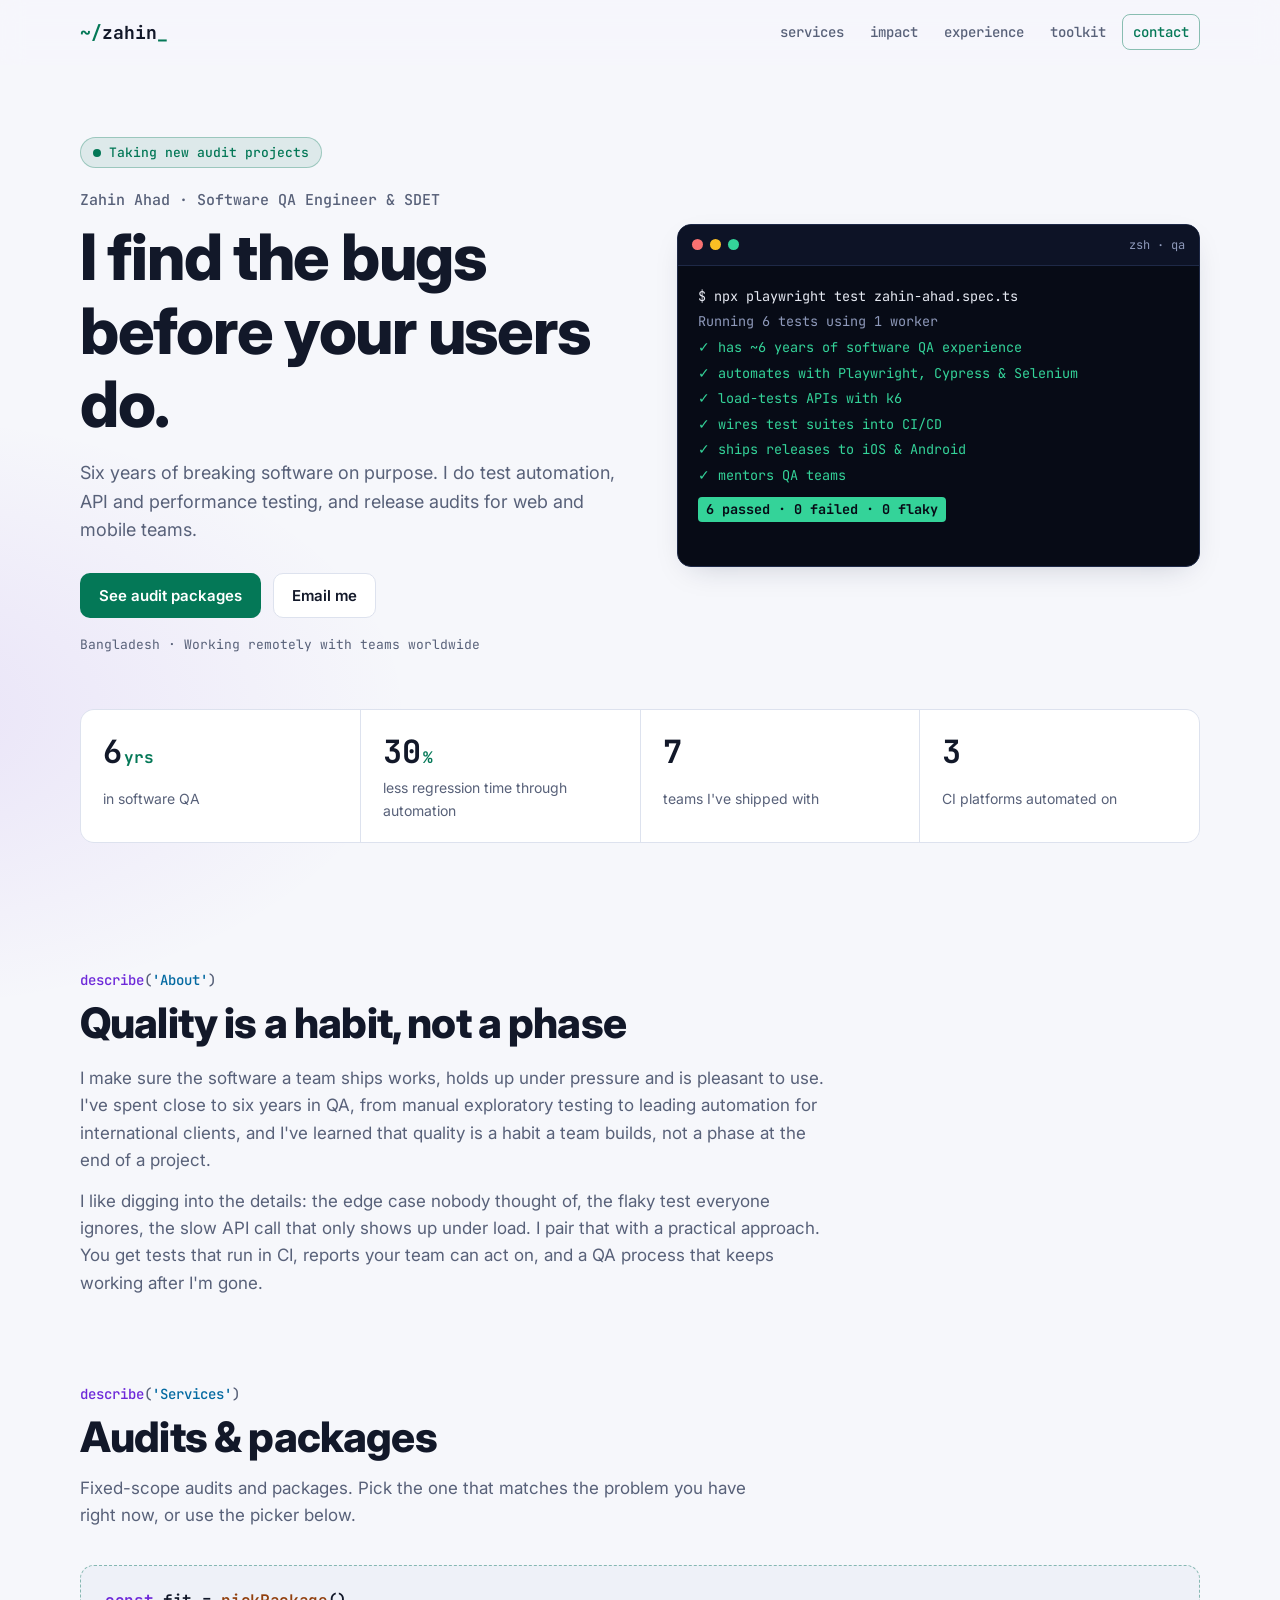
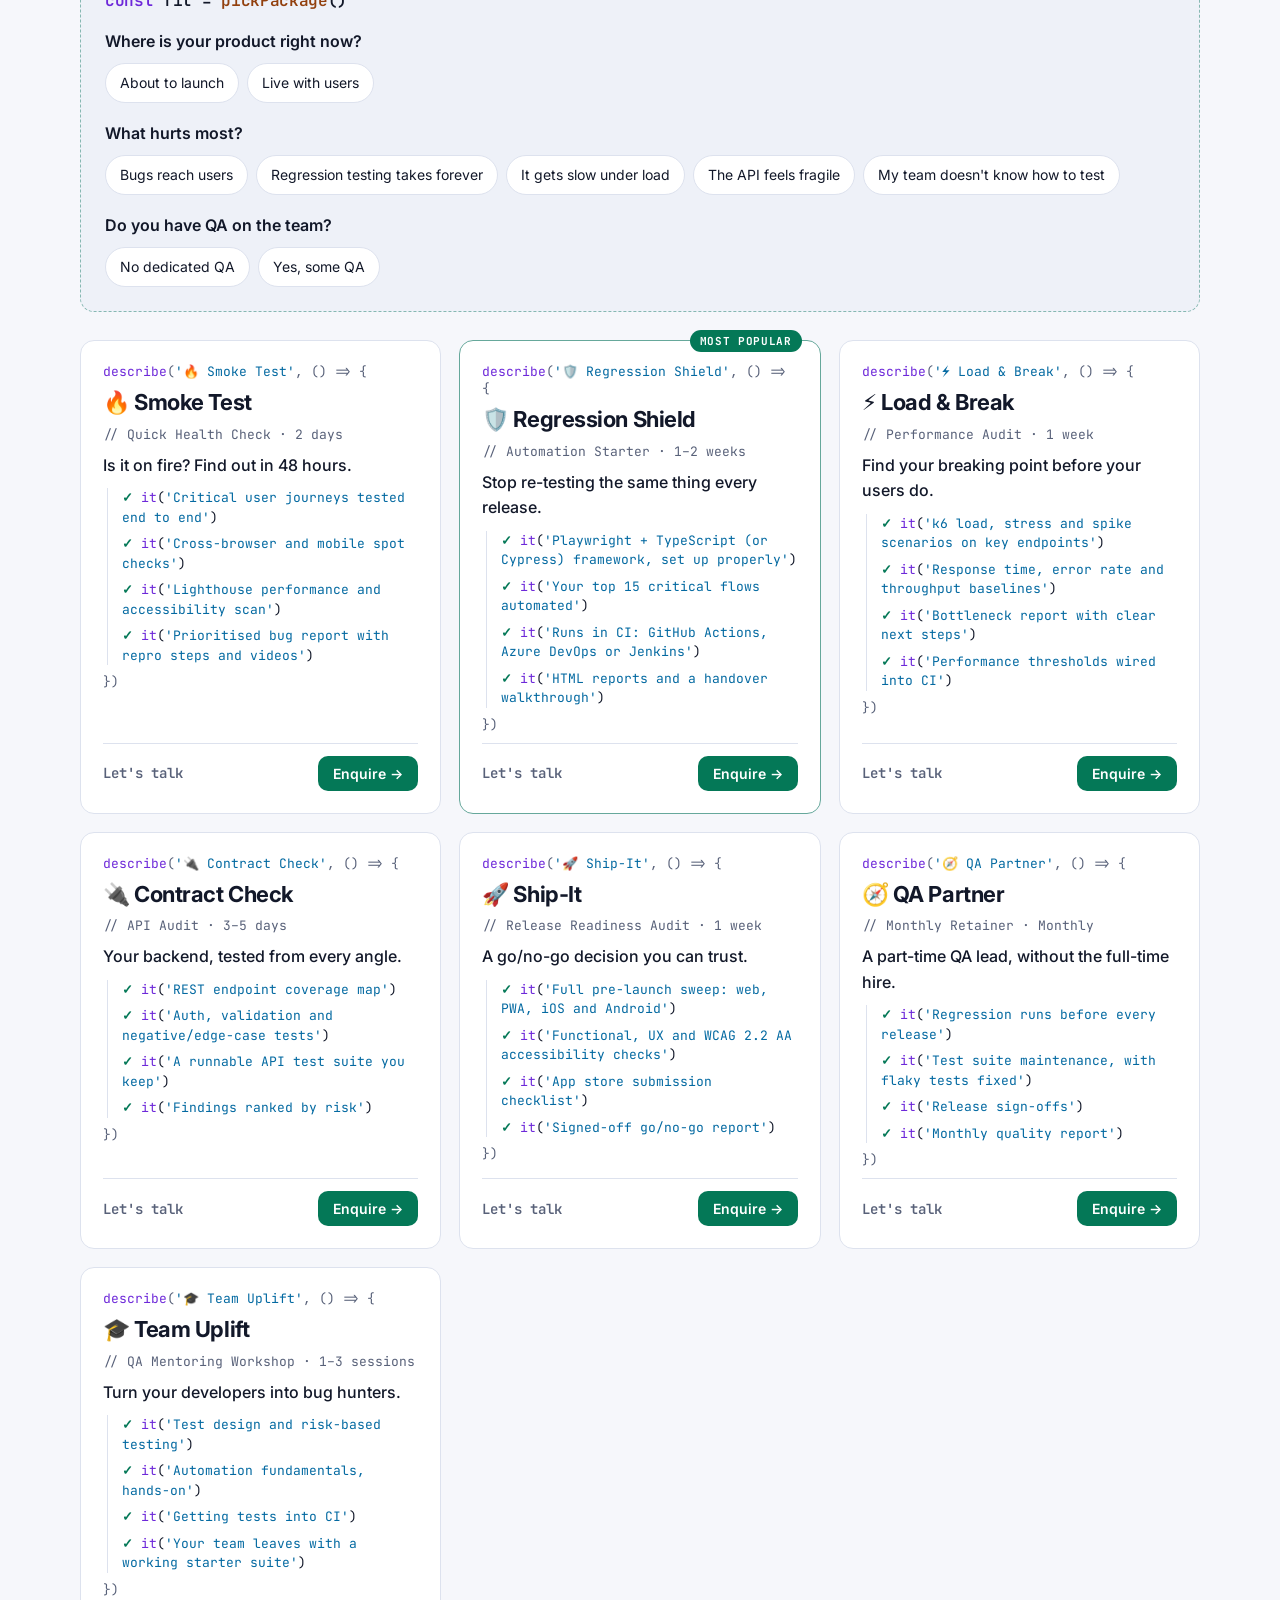
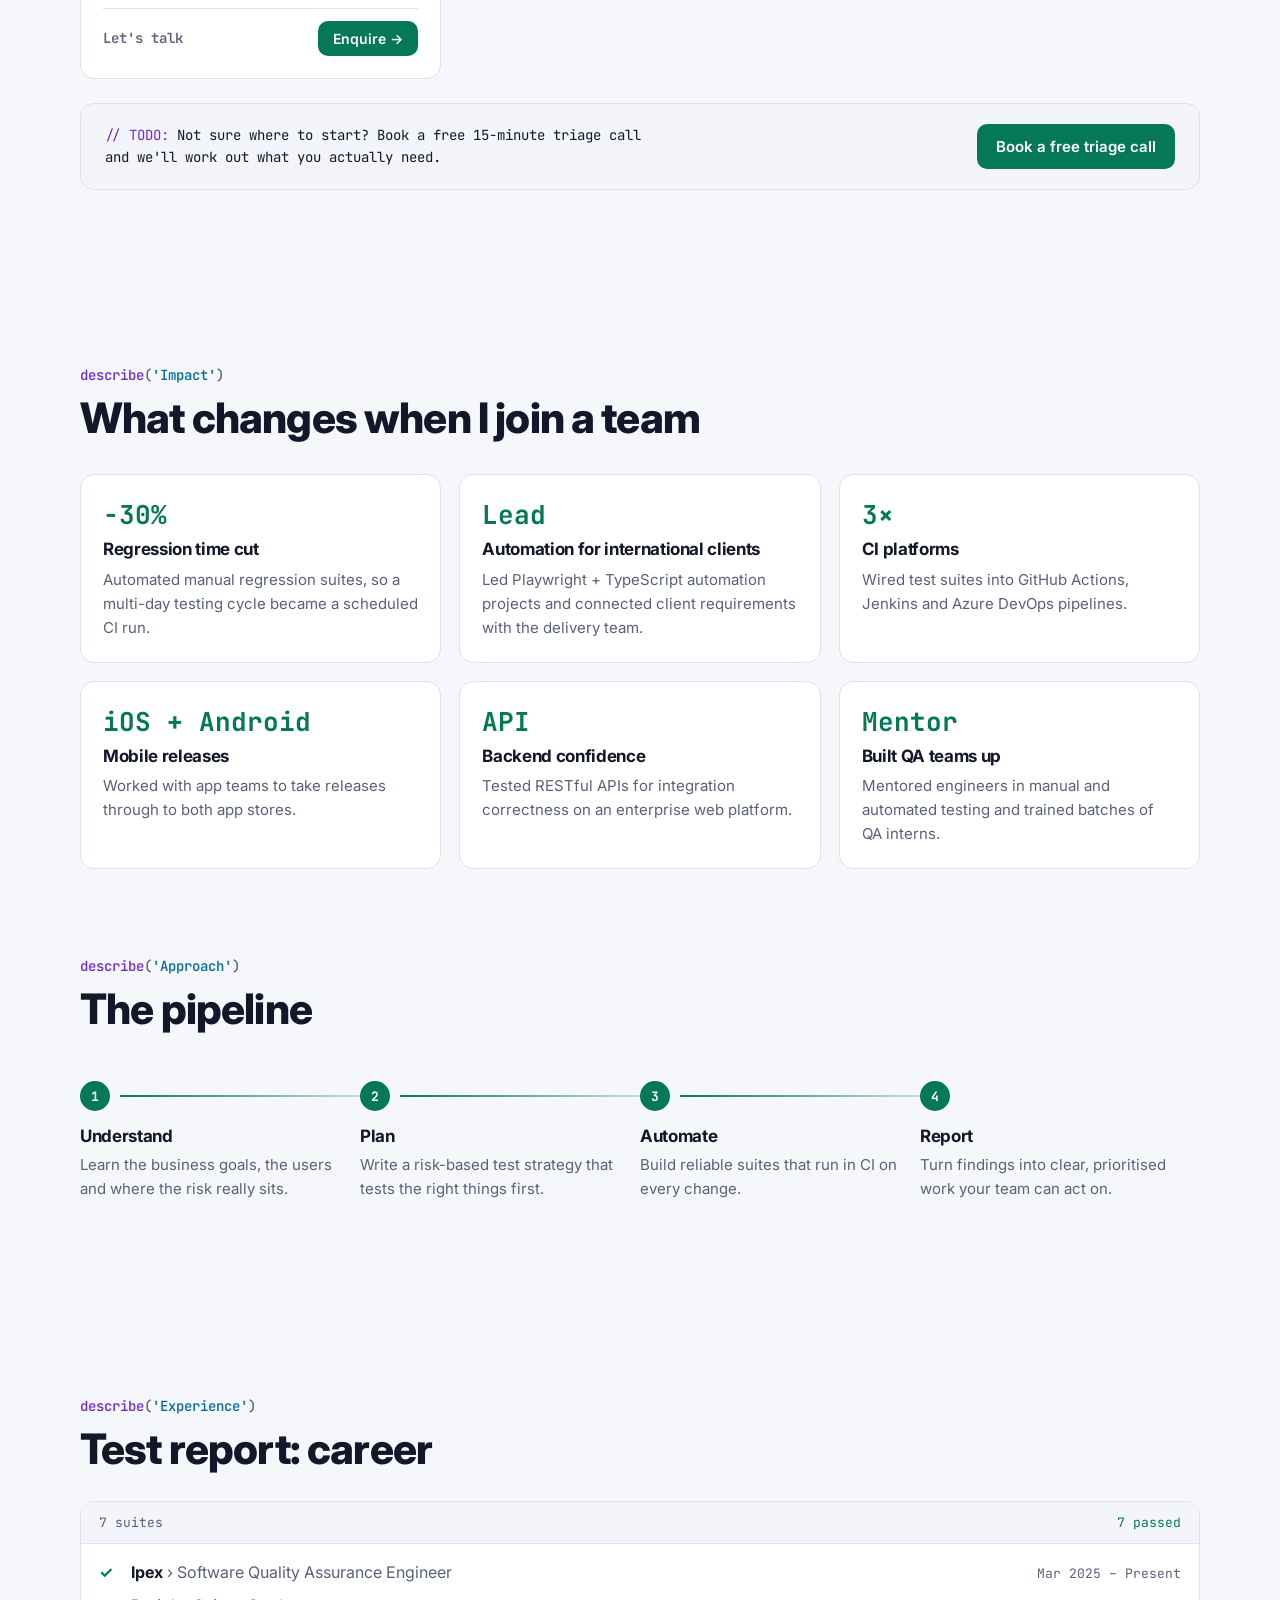
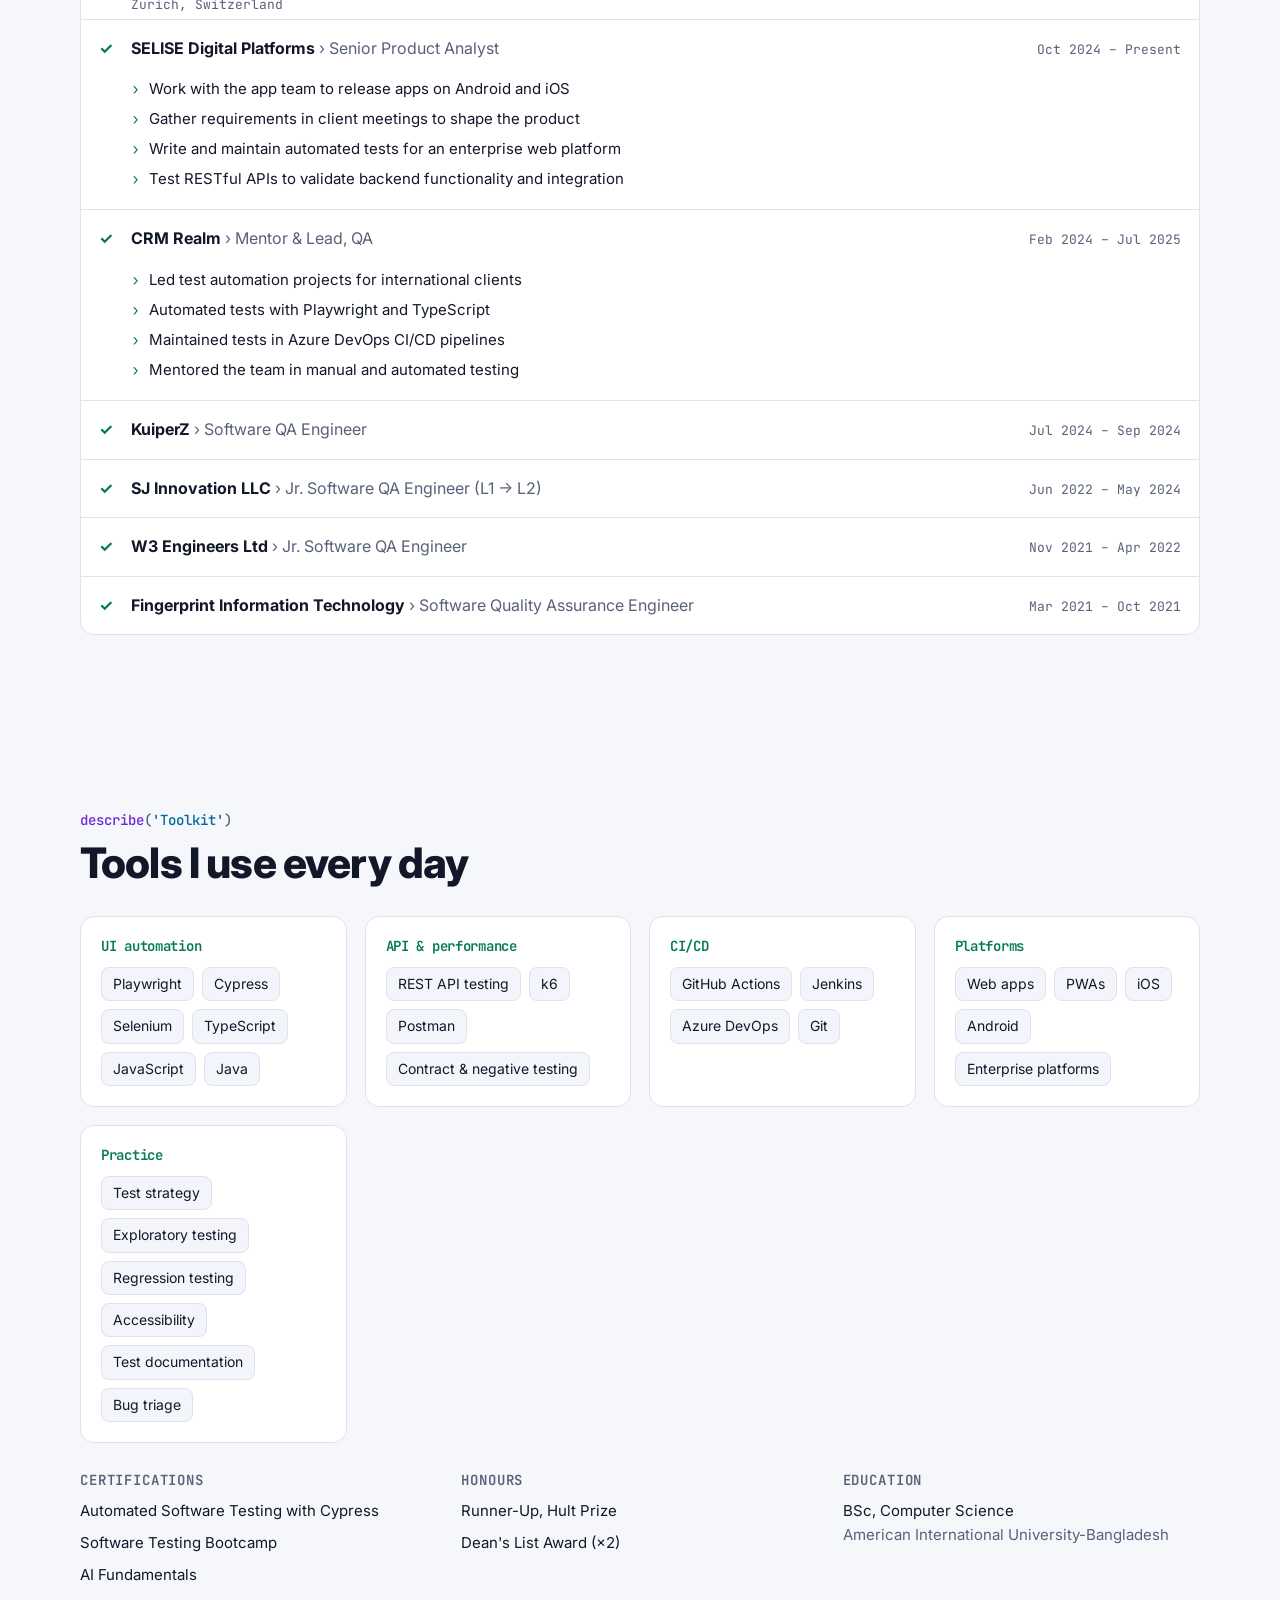
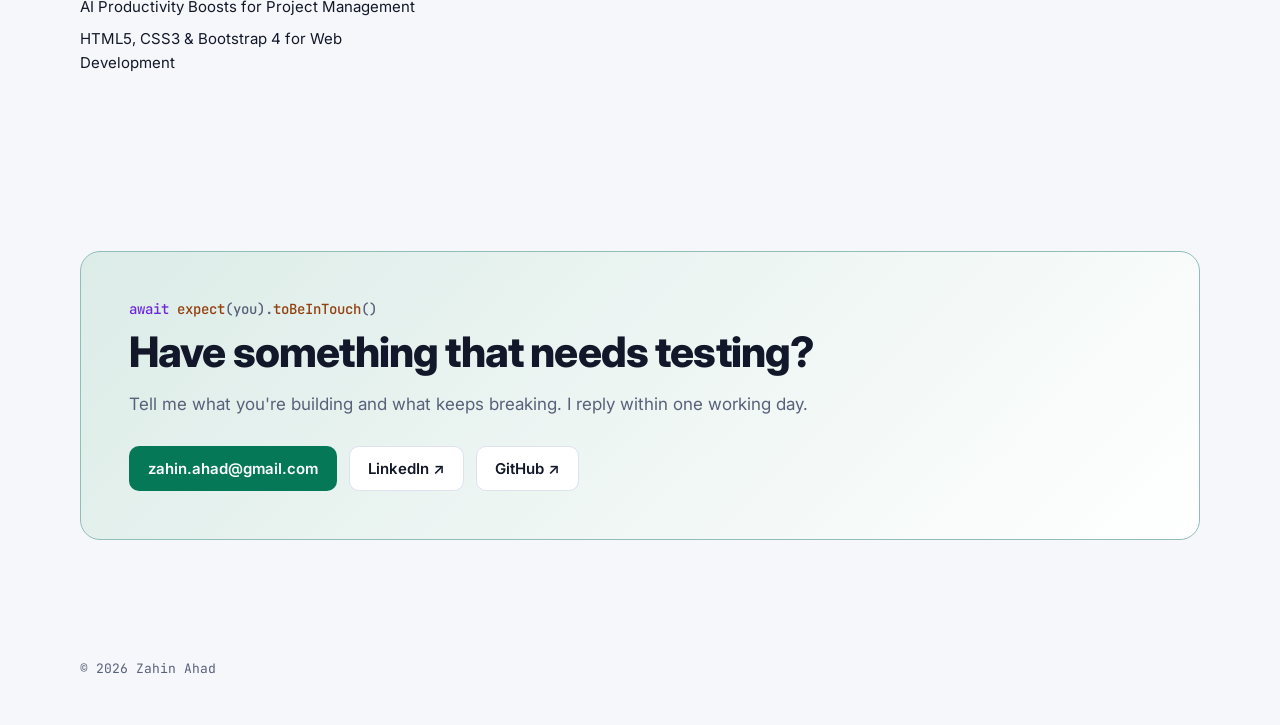
<file: index.html>
<!doctype html>
<html lang="en" data-render="client">
<head>
  <meta charset="utf-8">
  <meta name="viewport" content="width=device-width, initial-scale=1">
  <title>Zahin Ahad · QA Engineer &amp; Test Automation</title>
  <meta name="description" content="Software QA engineer offering test automation, API and performance testing, and release readiness audits for web and mobile teams.">
  <link rel="canonical" href="https://zahinx.github.io/">
  <meta property="og:type" content="website">
  <meta property="og:url" content="https://zahinx.github.io/">
  <meta property="og:title" content="Zahin Ahad · QA Engineer & Test Automation">
  <meta property="og:description" content="I find the bugs before your users do. Test automation, API and performance testing, and release audits.">
  <meta property="og:image" content="https://zahinx.github.io/assets/og.png">
  <meta property="og:image:width" content="1200">
  <meta property="og:image:height" content="630">
  <meta name="theme-color" content="#0b1020">
  <link rel="icon" href="data:image/svg+xml,%3Csvg xmlns='http://www.w3.org/2000/svg' viewBox='0 0 32 32'%3E%3Crect width='32' height='32' rx='7' fill='%230b1020'/%3E%3Cpath d='M9 16.5l4.5 4.5L23 11.5' stroke='%2334d399' stroke-width='3.2' fill='none' stroke-linecap='round' stroke-linejoin='round'/%3E%3C/svg%3E">
  <link rel="preconnect" href="https://fonts.googleapis.com">
  <link rel="preconnect" href="https://fonts.gstatic.com" crossorigin>
  <link href="https://fonts.googleapis.com/css2?family=Inter:wght@400;500;600;700;800&family=JetBrains+Mono:wght@400;500;700&display=swap" rel="stylesheet">
  <link rel="stylesheet" href="styles.css">
  <script src="shared/config.js"></script>
  <script src="shared/track.js"></script>
  <script src="shared/services.js"></script>
  <script defer src="app.js"></script>
</head>
<body>
  <a class="skip" href="#main">Skip to content</a>
  <header class="nav" id="nav">
    <div class="wrap nav-inner">
      <a class="logo" href="#top" aria-label="Zahin Ahad, home"><span class="prompt">~/</span>zahin<span class="caret" aria-hidden="true">_</span></a>
      <nav aria-label="Primary">
        <ul class="nav-links">
          <li><a href="#services">services</a></li>
          <li><a href="#highlights">impact</a></li>
          <li><a href="#experience">experience</a></li>
          <li><a href="#skills">toolkit</a></li>
          <li><a class="nav-cta" href="#contact">contact</a></li>
        </ul>
      </nav>
    </div>
  </header>

  <main id="main">
    <div id="app" aria-busy="true">
      <div class="wrap loading" role="status"><span class="spin" aria-hidden="true"></span> running test suite…</div>
    </div>
    <noscript>
      <div class="wrap noscript">
        <h1>Zahin Ahad, Software QA Engineer &amp; SDET</h1>
        <p>Test automation, API and performance testing, and release readiness audits for web and mobile teams.</p>
        <p><a href="mailto:zahin.ahad@gmail.com">zahin.ahad@gmail.com</a> · <a href="https://www.linkedin.com/in/zahin-ahad/">LinkedIn</a> · <a href="https://github.com/zahinX">GitHub</a></p>
      </div>
    </noscript>
  </main>
</body>
</html>
</file>
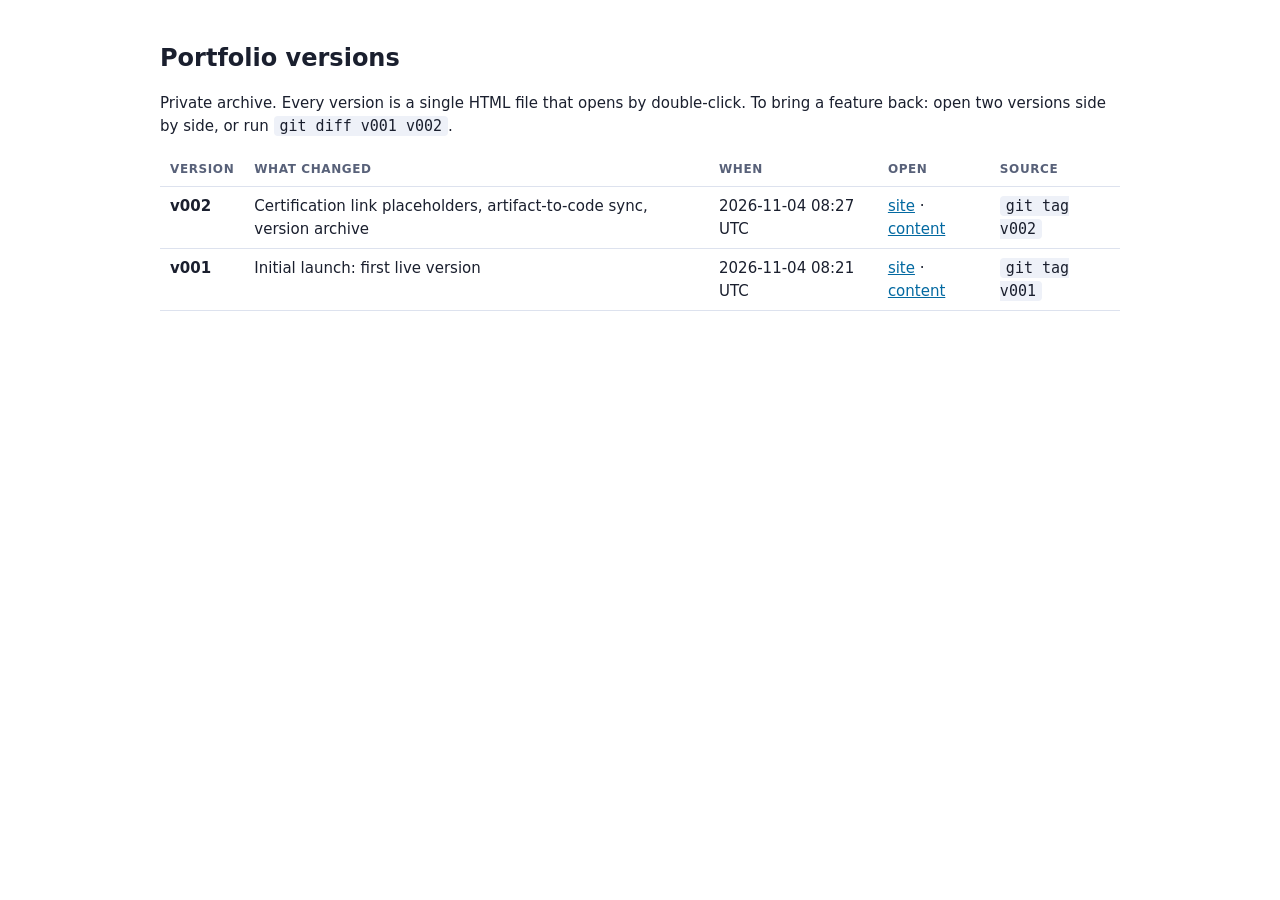
<file: versions/index.html>
<!doctype html><html lang="en"><head><meta charset="utf-8"><meta name="viewport" content="width=device-width,initial-scale=1"><meta name="robots" content="noindex"><title>Portfolio versions</title>
<style>body{font:15px/1.5 system-ui,sans-serif;max-width:960px;margin:40px auto;padding:0 16px;color:#1a1f2e}h1{font-size:24px}table{border-collapse:collapse;width:100%}th,td{text-align:left;padding:8px 10px;border-bottom:1px solid #dde2ee;vertical-align:top}th{font-size:12px;text-transform:uppercase;letter-spacing:.05em;color:#586179}code{background:#eef1f8;padding:1px 6px;border-radius:4px}a{color:#0369a1}</style></head>
<body><h1>Portfolio versions</h1><p>Private archive. Every version is a single HTML file that opens by double-click. To bring a feature back: open two versions side by side, or run <code>git diff v001 v002</code>.</p>
<table><thead><tr><th>Version</th><th>What changed</th><th>When</th><th>Open</th><th>Source</th></tr></thead><tbody>
<tr><td><b>v002</b></td><td>Certification link placeholders, artifact-to-code sync, version archive</td><td>2026-11-04 08:27 UTC</td><td><a href="v002/site.html">site</a> · <a href="v002/profile.json">content</a></td><td><code>git tag v002</code></td></tr>
<tr><td><b>v001</b></td><td>Initial launch: first live version</td><td>2026-11-04 08:21 UTC</td><td><a href="v001/site.html">site</a> · <a href="v001/profile.json">content</a></td><td><code>git tag v001</code></td></tr>
</tbody></table></body></html>
</file>
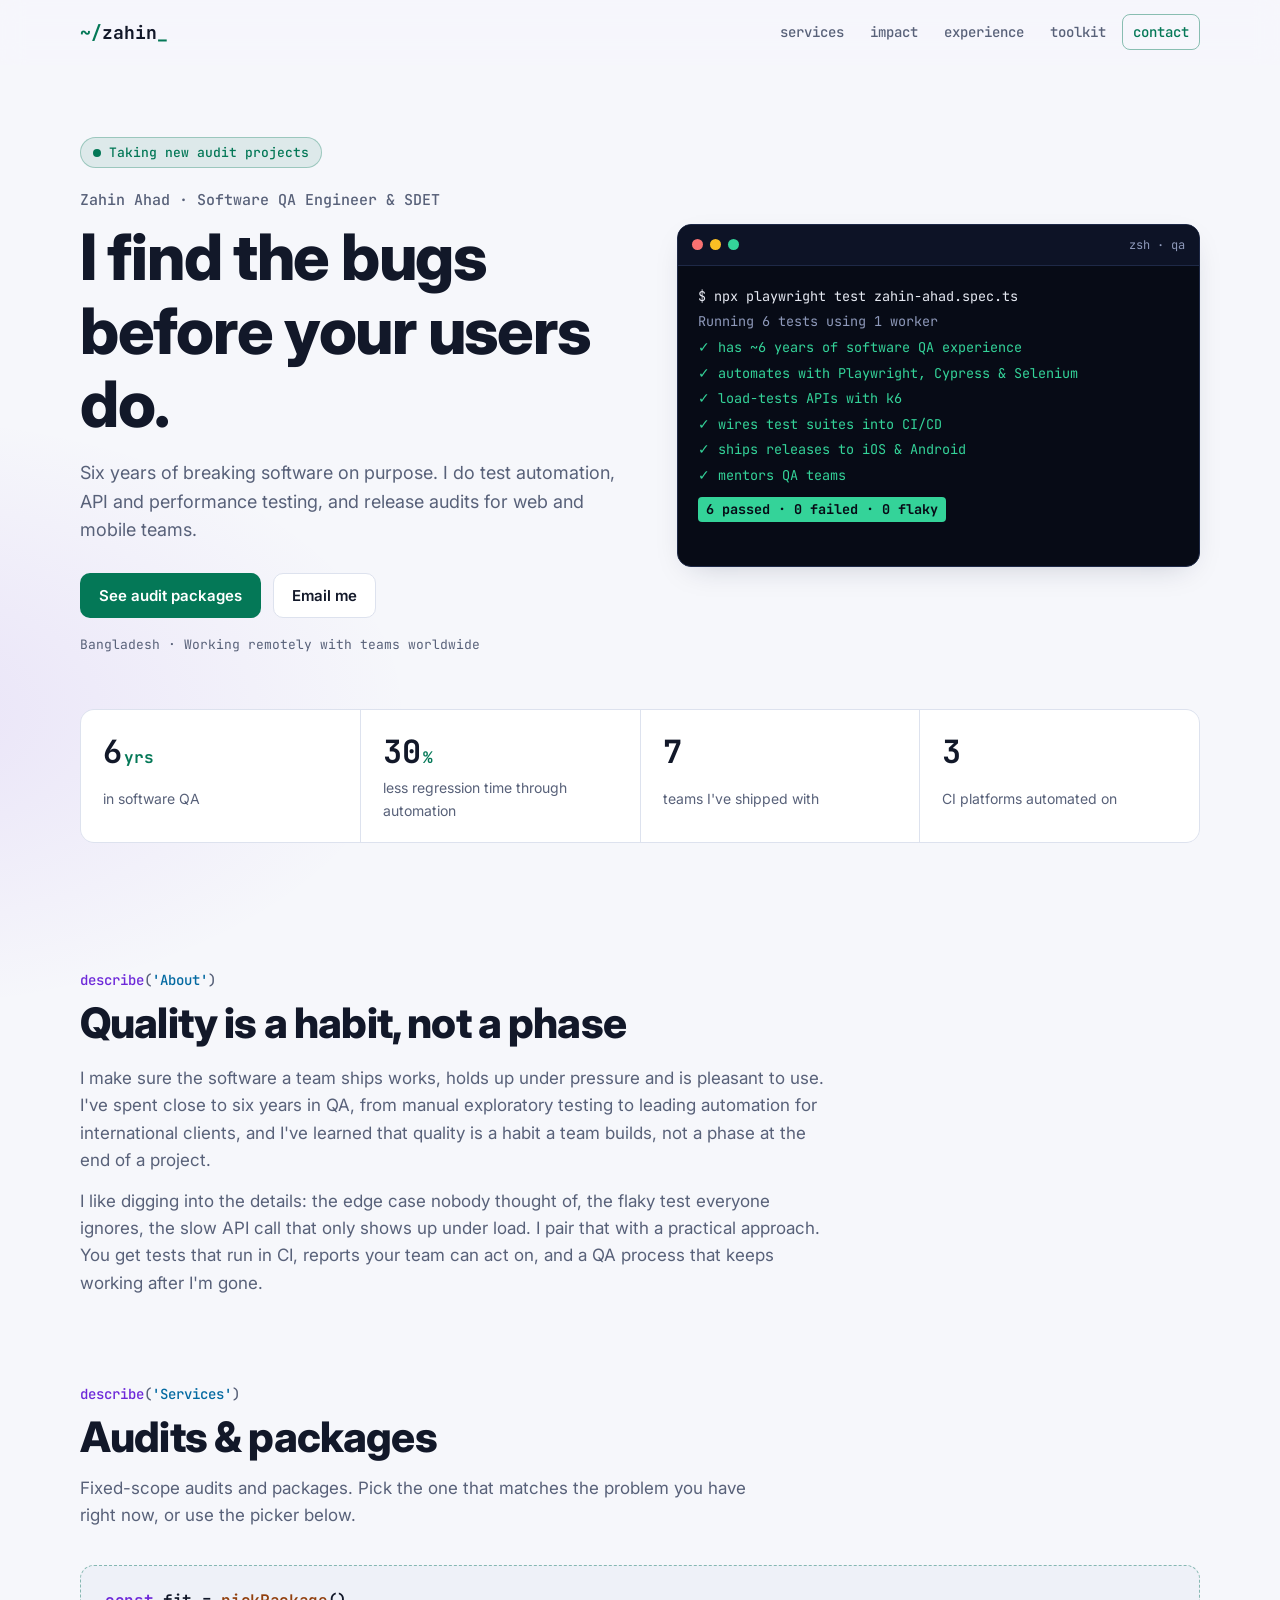
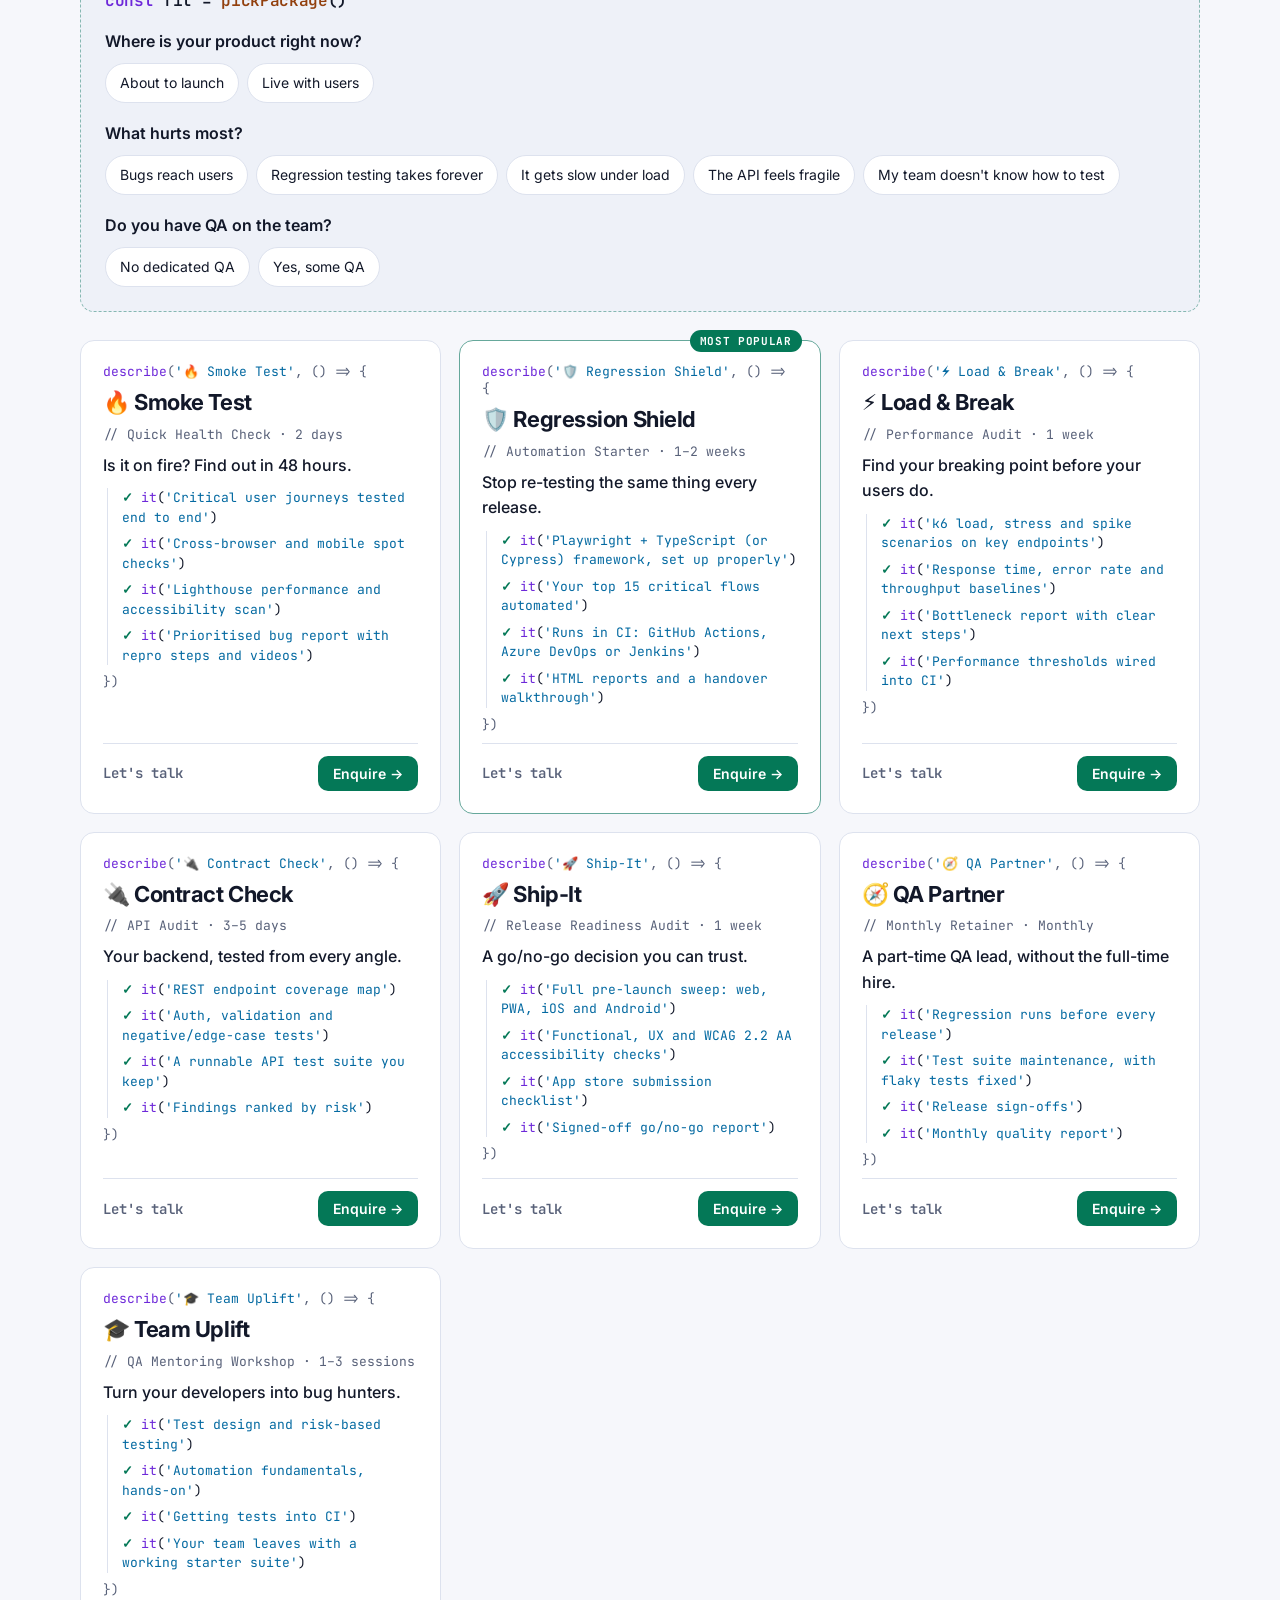
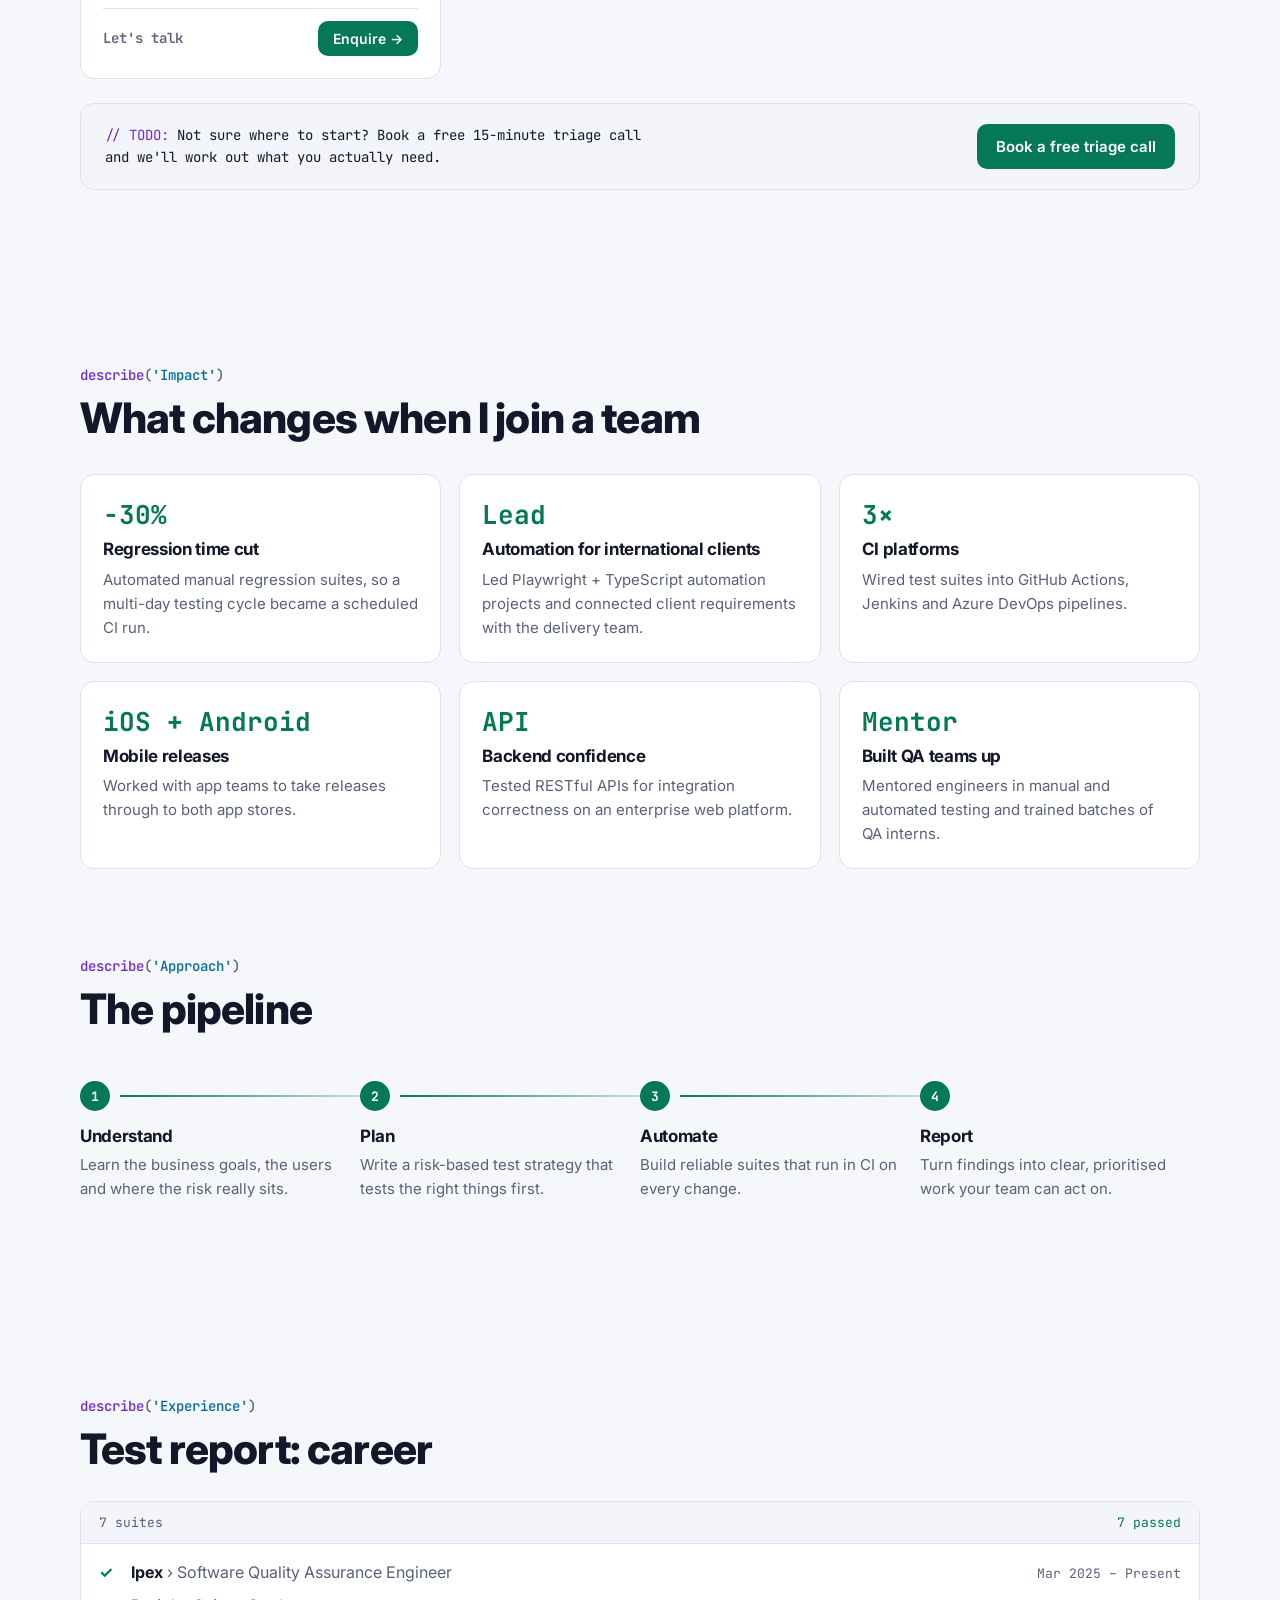
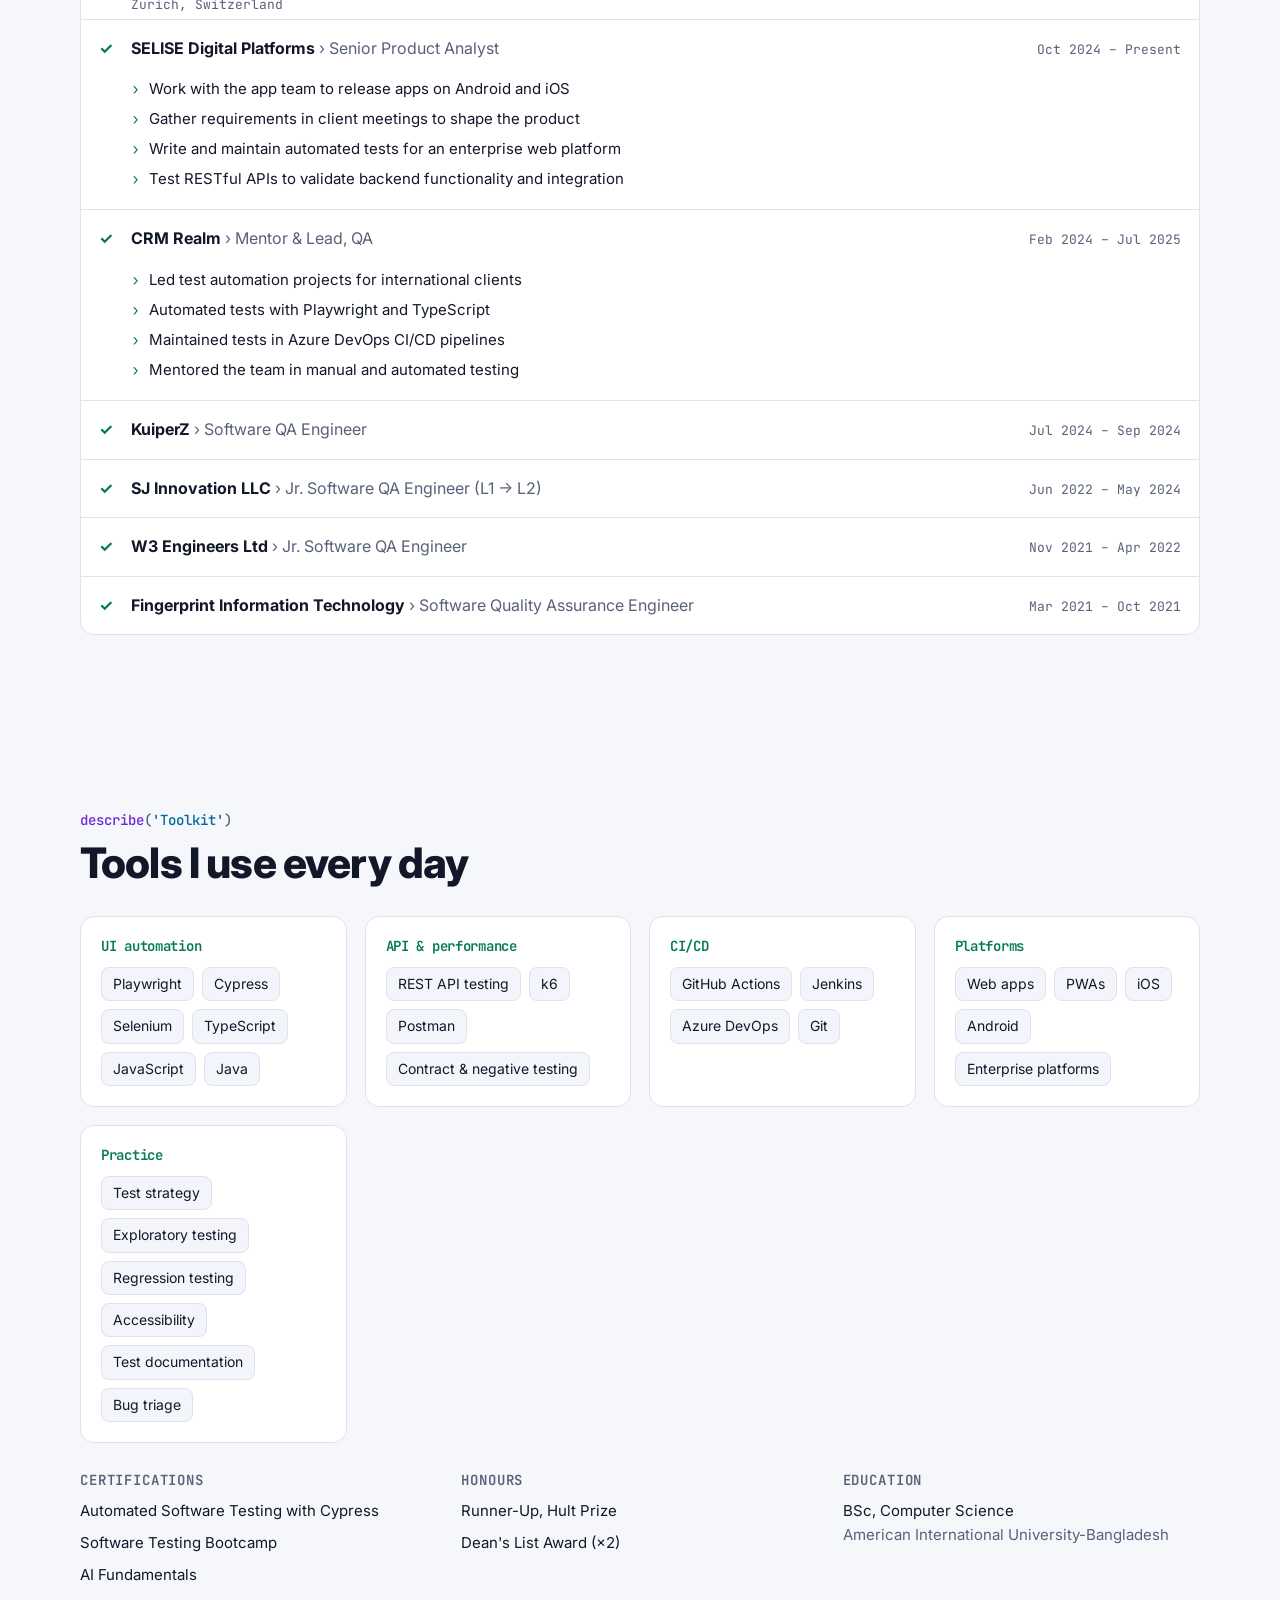
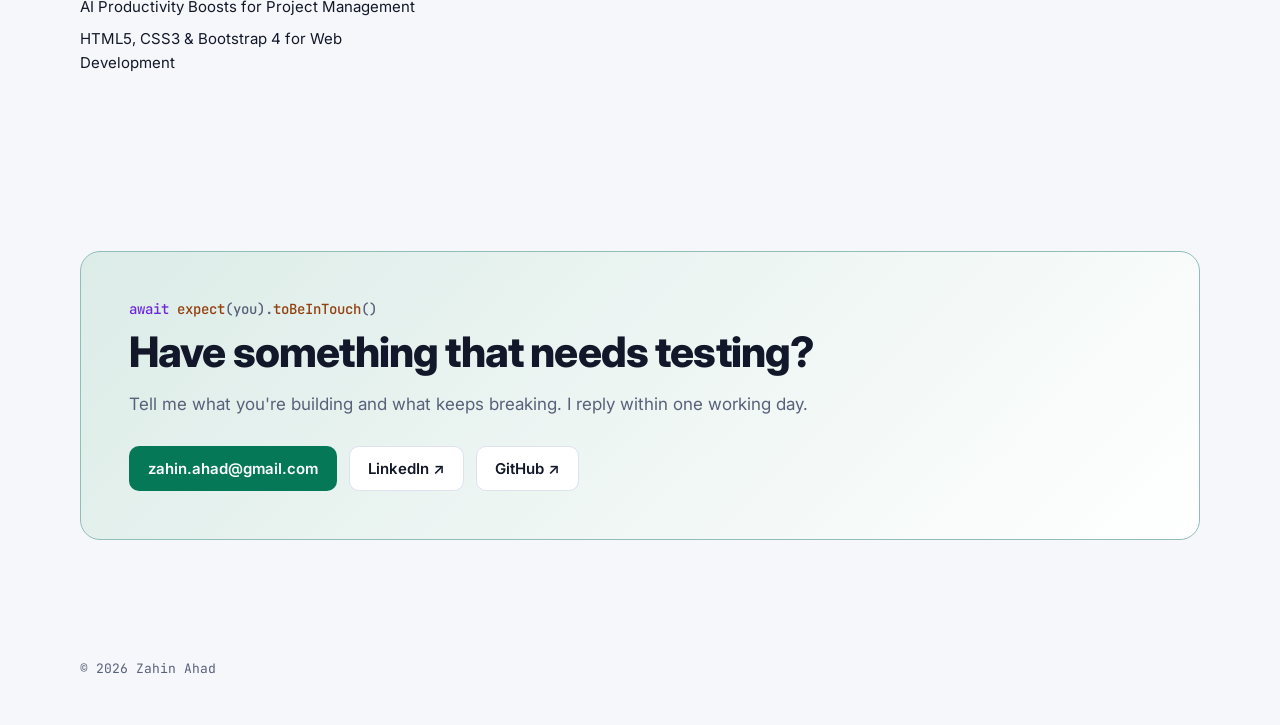
<file: versions/v001/site.html>
<!doctype html>
<html lang="en" data-render="client">
<head>
  <meta charset="utf-8">
  <meta name="viewport" content="width=device-width, initial-scale=1">
  <title>Zahin Ahad · QA Engineer &amp; Test Automation</title>
  <meta name="description" content="Software QA engineer offering test automation, API and performance testing, and release readiness audits for web and mobile teams.">
    <meta property="og:type" content="website">
  <meta property="og:url" content="https://zahinx.github.io/">
  <meta property="og:title" content="Zahin Ahad · QA Engineer & Test Automation">
  <meta property="og:description" content="I find the bugs before your users do. Test automation, API and performance testing, and release audits.">
  <meta property="og:image" content="https://zahinx.github.io/assets/og.png">
  <meta property="og:image:width" content="1200">
  <meta property="og:image:height" content="630">
  <meta name="theme-color" content="#0b1020">
  <link rel="icon" href="data:image/svg+xml,%3Csvg xmlns='http://www.w3.org/2000/svg' viewBox='0 0 32 32'%3E%3Crect width='32' height='32' rx='7' fill='%230b1020'/%3E%3Cpath d='M9 16.5l4.5 4.5L23 11.5' stroke='%2334d399' stroke-width='3.2' fill='none' stroke-linecap='round' stroke-linejoin='round'/%3E%3C/svg%3E">
  <link rel="preconnect" href="https://fonts.googleapis.com">
  <link rel="preconnect" href="https://fonts.gstatic.com" crossorigin>
  <link href="https://fonts.googleapis.com/css2?family=Inter:wght@400;500;600;700;800&family=JetBrains+Mono:wght@400;500;700&display=swap" rel="stylesheet">
  <style>
:root {
  --bg: #0b1020;
  --bg-2: #0f162b;
  --surface: #131b33;
  --surface-2: #19233f;
  --border: #243052;
  --text: #e6e9f2;
  --muted: #95a0bd;
  --accent: #34d399;      /* pass green */
  --accent-ink: #052e1f;
  --accent-2: #7dd3fc;    /* string cyan */
  --kw: #c4b5fd;          /* keyword violet */
  --warn: #fbbf24;
  --fail: #f87171;
  --shadow: 0 10px 40px -12px rgba(0, 0, 0, 0.55);
  --radius: 14px;
  --mono: "JetBrains Mono", ui-monospace, SFMono-Regular, Menlo, monospace;
  --sans: "Inter", system-ui, -apple-system, "Segoe UI", sans-serif;
  color-scheme: dark;
}
@media (prefers-color-scheme: light) {
  :root {
    --bg: #f6f7fb;
    --bg-2: #eef1f8;
    --surface: #ffffff;
    --surface-2: #f3f5fb;
    --border: #dde2ee;
    --text: #121829;
    --muted: #586179;
    --accent: #047857;
    --accent-ink: #ffffff;
    --accent-2: #0369a1;
    --kw: #6d28d9;
    --warn: #92400e;
    --fail: #dc2626;
    --shadow: 0 10px 30px -14px rgba(20, 30, 60, 0.25);
    color-scheme: light;
  }
}

*, *::before, *::after { box-sizing: border-box; }
html { scroll-behavior: smooth; scroll-padding-top: 76px; }
body {
  margin: 0;
  background: var(--bg);
  background-image:
    radial-gradient(1200px 600px at 85% -10%, color-mix(in srgb, var(--accent) 10%, transparent), transparent 60%),
    radial-gradient(900px 500px at -10% 10%, color-mix(in srgb, var(--kw) 10%, transparent), transparent 60%);
  background-repeat: no-repeat;
  color: var(--text);
  font: 16px/1.6 var(--sans);
  -webkit-font-smoothing: antialiased;
  overflow-x: hidden;
}
a { color: var(--accent-2); text-underline-offset: 3px; }
h1, h2, h3 { line-height: 1.15; margin: 0; letter-spacing: -0.02em; }
p { margin: 0; }
ul, ol { margin: 0; padding: 0; }
.wrap { width: min(1120px, 100% - 32px); margin-inline: auto; }
.muted { color: var(--muted); }
.kw { color: var(--kw); }
.str { color: var(--accent-2); }
.fn { color: var(--warn); }
.ok { color: var(--accent); font-weight: 700; }
.fail { color: var(--fail); font-weight: 700; }

.skip { position: absolute; left: -999px; top: 8px; background: var(--accent); color: var(--accent-ink); padding: 8px 12px; border-radius: 8px; z-index: 100; }
.skip:focus { left: 8px; }
:focus-visible { outline: 2px solid var(--accent); outline-offset: 3px; border-radius: 6px; }

/* Nav */
.nav { position: sticky; top: 0; z-index: 50; backdrop-filter: saturate(140%) blur(12px); background: color-mix(in srgb, var(--bg) 78%, transparent); border-bottom: 1px solid transparent; transition: border-color .2s; }
.nav.is-scrolled { border-bottom-color: var(--border); }
.nav-inner { display: flex; align-items: center; justify-content: space-between; height: 64px; gap: 16px; }
.logo { font: 700 18px var(--mono); color: var(--text); text-decoration: none; }
.logo .prompt { color: var(--accent); }
.caret { color: var(--accent); animation: blink 1.1s steps(1) infinite; }
.nav-links { display: flex; gap: 6px; list-style: none; font: 500 14px var(--mono); }
.nav-links a { color: var(--muted); text-decoration: none; padding: 8px 10px; border-radius: 8px; }
.nav-links a:hover { color: var(--text); background: var(--surface); }
.nav-links .nav-cta { color: var(--accent); border: 1px solid color-mix(in srgb, var(--accent) 45%, transparent); }
@media (max-width: 720px) {
  .nav-links li:not(:last-child):not(:first-child) { display: none; }
}

/* Buttons */
.btn { display: inline-flex; align-items: center; gap: 8px; padding: 12px 18px; border-radius: 10px; font: 600 15px var(--sans); text-decoration: none; border: 1px solid transparent; transition: transform .15s, background .15s, border-color .15s; white-space: nowrap; max-width: 100%; overflow: hidden; text-overflow: ellipsis; }
.btn:hover { transform: translateY(-1px); }
.btn-primary { background: var(--accent); color: var(--accent-ink); }
.btn-primary:hover { background: color-mix(in srgb, var(--accent) 88%, white); }
.btn-ghost { color: var(--text); border-color: var(--border); background: var(--surface); }
.btn-ghost:hover { border-color: var(--accent); }
.btn-small { padding: 8px 14px; font-size: 14px; background: var(--accent); color: var(--accent-ink); }
.cta-row { display: flex; flex-wrap: wrap; gap: 12px; margin-top: 28px; }

/* Loading */
.loading { padding: 120px 0; font: 15px var(--mono); color: var(--muted); display: grid; gap: 8px; }
.spin { display: inline-block; width: 12px; height: 12px; border: 2px solid var(--border); border-top-color: var(--accent); border-radius: 50%; animation: spin 0.8s linear infinite; vertical-align: -1px; margin-right: 8px; }
.noscript { padding: 80px 0; display: grid; gap: 12px; }

/* Hero */
.hero { padding: 72px 0 40px; }
.hero-grid { display: grid; grid-template-columns: 1.05fr 1fr; gap: 48px; align-items: center; }
.badge { display: inline-flex; align-items: center; gap: 8px; font: 500 13px var(--mono); color: var(--accent); background: color-mix(in srgb, var(--accent) 10%, transparent); border: 1px solid color-mix(in srgb, var(--accent) 30%, transparent); padding: 6px 12px; border-radius: 999px; }
.dot { width: 8px; height: 8px; border-radius: 50%; background: var(--accent); box-shadow: 0 0 0 0 var(--accent); animation: pulse 2s infinite; }
.role { margin-top: 22px; font: 500 15px var(--mono); color: var(--muted); }
.hero h1 { margin-top: 10px; font-size: clamp(38px, 6vw, 64px); font-weight: 800; }
.lede { margin-top: 18px; font-size: 18px; color: var(--muted); max-width: 54ch; }
.loc { margin-top: 18px; font: 13px var(--mono); color: var(--muted); }

.terminal { background: #070b16; border: 1px solid #1e2947; border-radius: var(--radius); box-shadow: var(--shadow); overflow: hidden; color: #d7dcea; }
.term-bar { display: flex; align-items: center; gap: 7px; padding: 12px 14px; background: #0d1326; border-bottom: 1px solid #1e2947; }
.term-bar span { width: 11px; height: 11px; border-radius: 50%; background: #3a4566; }
.term-bar span:nth-child(1) { background: #f87171; }
.term-bar span:nth-child(2) { background: #fbbf24; }
.term-bar span:nth-child(3) { background: #34d399; }
.term-bar em { margin-left: auto; font: normal 12px var(--mono); color: #8e99ba; }
.term-body { padding: 18px 20px 22px; font: 13.5px/1.9 var(--mono); min-height: 300px; overflow-x: auto; }
.t-line { white-space: pre; opacity: 0; animation: lineIn .35s ease forwards; animation-delay: calc(var(--i) * 0.32s + 0.2s); }
.t-cmd { color: #e6e9f2; }
.t-dim { color: #8e99ba; }
.t-ok { color: #34d399; }
.t-sum { margin-top: 8px; color: #070b16; background: #34d399; display: inline-block; padding: 0 8px; border-radius: 4px; font-weight: 700; }

.stats { display: grid; grid-template-columns: repeat(4, 1fr); gap: 1px; margin-top: 56px; background: var(--border); border: 1px solid var(--border); border-radius: var(--radius); overflow: hidden; }
.stat { background: var(--surface); padding: 20px 22px; display: grid; gap: 4px; }
.stat strong { font: 700 32px var(--mono); color: var(--text); }
.stat small { font-size: 16px; color: var(--accent); margin-left: 2px; }
.stat span { color: var(--muted); font-size: 14px; }

/* Sections */
.section { padding: 88px 0; }
.section-tight { padding-top: 0; }
.eyebrow { font: 500 14px var(--mono); color: var(--muted); }
.section h2 { margin-top: 10px; font-size: clamp(28px, 4vw, 42px); font-weight: 800; }
.intro { margin-top: 14px; color: var(--muted); max-width: 62ch; font-size: 17px; }

.prose { margin-top: 18px; display: grid; gap: 14px; max-width: 68ch; color: var(--muted); font-size: 17px; }
.section-about { padding-bottom: 0; }

/* Picker */
.picker { margin-top: 36px; padding: 24px; border: 1px dashed color-mix(in srgb, var(--accent) 40%, var(--border)); border-radius: var(--radius); background: var(--bg-2); display: grid; gap: 18px; }
.picker h3 { font: 600 16px var(--mono); }
.picker fieldset { border: 0; padding: 0; margin: 0; display: grid; gap: 10px; }
.picker legend { font-weight: 600; margin-bottom: 8px; padding: 0; }
.opts { display: flex; flex-wrap: wrap; gap: 8px; }
.opt { position: relative; cursor: pointer; }
.opt input { position: absolute; opacity: 0; inset: 0; cursor: pointer; }
.opt span { display: inline-block; padding: 8px 14px; border: 1px solid var(--border); border-radius: 999px; background: var(--surface); font-size: 14px; transition: all .15s; }
.opt input:checked + span { background: var(--accent); color: var(--accent-ink); border-color: var(--accent); font-weight: 600; }
.opt input:focus-visible + span { outline: 2px solid var(--accent); outline-offset: 2px; }
.picker-result { font: 15px var(--mono); padding: 14px 16px; border-radius: 10px; background: color-mix(in srgb, var(--accent) 12%, var(--surface)); border: 1px solid color-mix(in srgb, var(--accent) 40%, transparent); }
.picker-result-label { color: var(--accent); }
.picker-result-tagline { color: var(--muted); }
.picker-result-link { margin-left: 6px; font-weight: 700; color: var(--accent); }

/* Packages */
.pkg-grid { margin-top: 28px; display: grid; grid-template-columns: repeat(auto-fill, minmax(300px, 1fr)); gap: 18px; }
.pkg { position: relative; display: flex; flex-direction: column; gap: 10px; padding: 22px; border: 1px solid var(--border); border-radius: var(--radius); background: var(--surface); transition: border-color .2s, transform .2s, box-shadow .2s; }
.pkg:hover { border-color: color-mix(in srgb, var(--accent) 50%, var(--border)); transform: translateY(-2px); box-shadow: var(--shadow); }
.pkg.is-featured { border-color: color-mix(in srgb, var(--accent) 55%, var(--border)); }
.pkg.is-recommended { border-color: var(--accent); box-shadow: 0 0 0 3px color-mix(in srgb, var(--accent) 30%, transparent), var(--shadow); }
.ribbon { position: absolute; top: -11px; right: 18px; font: 700 11px var(--mono); text-transform: uppercase; letter-spacing: .06em; background: var(--accent); color: var(--accent-ink); padding: 4px 10px; border-radius: 999px; }
.pkg-code { font: 13px var(--mono); color: var(--muted); }
.pkg-close { margin-top: -2px; }
.pkg-name { font-size: 22px; font-weight: 700; }
.pkg-meta { font: 13px var(--mono); color: var(--muted); }
.pkg-tagline { font-size: 16px; font-weight: 500; }
.pkg-list { list-style: none; display: grid; gap: 7px; font: 13px/1.5 var(--mono); padding-left: 14px; border-left: 1px solid var(--border); margin-left: 4px; }
.pkg-list li { color: var(--text); }
.pkg-foot { margin-top: auto; padding-top: 12px; display: flex; align-items: center; justify-content: space-between; gap: 12px; border-top: 1px solid var(--border); }
.price { font: 600 14px var(--mono); color: var(--muted); }
.triage { margin-top: 24px; display: flex; flex-wrap: wrap; align-items: center; justify-content: space-between; gap: 16px; padding: 20px 24px; border-radius: var(--radius); background: var(--surface-2); border: 1px solid var(--border); }
.triage p { font: 14px/1.6 var(--mono); max-width: 70ch; }

/* Highlights */
.hl-grid { margin-top: 32px; display: grid; grid-template-columns: repeat(3, 1fr); gap: 18px; }
.hl { padding: 22px; border-radius: var(--radius); background: var(--surface); border: 1px solid var(--border); display: grid; gap: 8px; align-content: start; }
.hl-metric { font: 700 26px var(--mono); color: var(--accent); }
.hl h3 { font-size: 17px; }
.hl p:last-child { color: var(--muted); font-size: 15px; }

/* Pipeline */
.pipeline { margin-top: 28px; list-style: none; display: grid; grid-template-columns: repeat(4, 1fr); gap: 0; counter-reset: s; }
.stage { position: relative; padding: 20px 18px 20px 0; display: grid; gap: 6px; align-content: start; }
.stage::before { content: ""; position: absolute; top: 34px; left: 40px; right: 0; height: 2px; background: linear-gradient(90deg, var(--accent), color-mix(in srgb, var(--accent) 20%, transparent)); }
.stage:last-child::before { display: none; }
.stage-n { position: relative; z-index: 1; width: 30px; height: 30px; border-radius: 50%; display: grid; place-items: center; font: 700 13px var(--mono); background: var(--accent); color: var(--accent-ink); }
.stage-check { position: absolute; top: 14px; left: 22px; font-size: 11px; color: var(--accent); display: none; }
.stage h3 { margin-top: 10px; font-size: 17px; }
.stage p { color: var(--muted); font-size: 15px; }

/* Experience report */
.report { margin-top: 28px; border: 1px solid var(--border); border-radius: var(--radius); background: var(--surface); overflow: hidden; }
.report-head { display: flex; justify-content: space-between; padding: 12px 18px; font: 13px var(--mono); color: var(--muted); background: var(--surface-2); border-bottom: 1px solid var(--border); }
.report-head .pass { color: var(--accent); }
.job { border-bottom: 1px solid var(--border); }
.job:last-child { border-bottom: 0; }
.job summary { list-style: none; cursor: pointer; display: grid; grid-template-columns: 22px 1fr auto; gap: 10px; align-items: baseline; padding: 16px 18px; }
.job summary::-webkit-details-marker { display: none; }
.job summary:hover { background: var(--surface-2); }
.job-co { font-weight: 700; }
.job-title { color: var(--muted); }
.job-time { font: 13px var(--mono); color: var(--muted); white-space: nowrap; }
.job-loc { margin: -6px 0 6px 50px; font: 13px var(--mono); color: var(--muted); }
.job-pts { margin: 0 18px 18px 50px; display: grid; gap: 6px; list-style: none; }
.job-pts li { position: relative; padding-left: 18px; color: var(--text); font-size: 15px; }
.job-pts li::before { content: "›"; position: absolute; left: 0; color: var(--accent); font-family: var(--mono); }

/* Skills */
.skill-grid { margin-top: 28px; display: grid; grid-template-columns: repeat(auto-fill, minmax(260px, 1fr)); gap: 18px; }
.skill-group { padding: 20px; border: 1px solid var(--border); border-radius: var(--radius); background: var(--surface); }
.skill-group h3 { font: 600 14px var(--mono); color: var(--accent); margin-bottom: 12px; }
.chips { display: flex; flex-wrap: wrap; gap: 8px; list-style: none; }
.chips li { font-size: 14px; padding: 5px 11px; border-radius: 8px; background: var(--surface-2); border: 1px solid var(--border); }
.creds { margin-top: 28px; display: grid; grid-template-columns: repeat(3, 1fr); gap: 24px; }
.creds h3 { font: 600 14px var(--mono); color: var(--muted); margin-bottom: 10px; text-transform: uppercase; letter-spacing: .06em; }
.plain { list-style: none; display: grid; gap: 8px; }
.plain li { font-size: 15px; }

/* Contact */
.contact { text-align: left; }
.contact .wrap { padding: 48px; border-radius: 20px; background: linear-gradient(135deg, color-mix(in srgb, var(--accent) 14%, var(--surface)), var(--surface)); border: 1px solid color-mix(in srgb, var(--accent) 35%, var(--border)); }

/* Footer */
.footer { padding: 32px 0 48px; color: var(--muted); font: 13px var(--mono); }
.foot-inner { display: flex; flex-wrap: wrap; justify-content: space-between; gap: 12px; }

/* Responsive */
@media (max-width: 960px) {
  .hero-grid { grid-template-columns: 1fr; gap: 36px; }
  .hl-grid { grid-template-columns: repeat(2, 1fr); }
  .pipeline { grid-template-columns: repeat(2, 1fr); }
  .stage:nth-child(2)::before { display: none; }
}
@media (max-width: 640px) {
  .hero { padding-top: 40px; }
  .stats { grid-template-columns: repeat(2, 1fr); }
  .hl-grid, .creds, .pipeline { grid-template-columns: 1fr; }
  .stage::before { display: none; }
  .section { padding: 64px 0; }
  .contact .wrap { padding: 28px 20px; }
  .job summary { grid-template-columns: 22px 1fr; }
  .job-time { grid-column: 2; }
  .job-loc, .job-pts { margin-left: 50px; }
  .term-body { font-size: 12px; min-height: 0; }
  .t-line { white-space: pre-wrap; }
  .pkg-grid { grid-template-columns: 1fr; }
}

/* Motion */
@keyframes blink { 50% { opacity: 0; } }
@keyframes spin { to { transform: rotate(360deg); } }
@keyframes lineIn { from { opacity: 0; transform: translateY(4px); } to { opacity: 1; transform: none; } }
@keyframes pulse { 0% { box-shadow: 0 0 0 0 color-mix(in srgb, var(--accent) 60%, transparent); } 70% { box-shadow: 0 0 0 8px transparent; } 100% { box-shadow: 0 0 0 0 transparent; } }
@media (prefers-reduced-motion: reduce) {
  html { scroll-behavior: auto; }
  *, *::before, *::after { animation: none !important; transition: none !important; }
  .t-line { opacity: 1; }
}

</style>
  <script>(function(){var d={"name":"Zahin Ahad","initials":"ZA","role":"Software QA Engineer & SDET","headline":"I find the bugs before your users do.","subheadline":"Six years of breaking software on purpose. I do test automation, API and performance testing, and release audits for web and mobile teams.","location":"Bangladesh · Working remotely with teams worldwide","availability":"Taking new audit projects","avatar":"","og_image":"https://zahinx.github.io/assets/og.png","about":["I make sure the software a team ships works, holds up under pressure and is pleasant to use. I've spent close to six years in QA, from manual exploratory testing to leading automation for international clients, and I've learned that quality is a habit a team builds, not a phase at the end of a project.","I like digging into the details: the edge case nobody thought of, the flaky test everyone ignores, the slow API call that only shows up under load. I pair that with a practical approach. You get tests that run in CI, reports your team can act on, and a QA process that keeps working after I'm gone."],"stats":[{"value":"6","suffix":"yrs","label":"in software QA"},{"value":"30","suffix":"%","label":"less regression time through automation"},{"value":"7","suffix":"","label":"teams I've shipped with"},{"value":"3","suffix":"","label":"CI platforms automated on"}],"services_intro":"Fixed-scope audits and packages. Pick the one that matches the problem you have right now, or use the picker below.","services":[{"id":"smoke-test","icon":"🔥","name":"Smoke Test","kind":"Quick Health Check","tagline":"Is it on fire? Find out in 48 hours.","duration":"2 days","price":"Let's talk","featured":false,"includes":["Critical user journeys tested end to end","Cross-browser and mobile spot checks","Lighthouse performance and accessibility scan","Prioritised bug report with repro steps and videos"]},{"id":"regression-shield","icon":"🛡️","name":"Regression Shield","kind":"Automation Starter","tagline":"Stop re-testing the same thing every release.","duration":"1–2 weeks","price":"Let's talk","featured":true,"includes":["Playwright + TypeScript (or Cypress) framework, set up properly","Your top 15 critical flows automated","Runs in CI: GitHub Actions, Azure DevOps or Jenkins","HTML reports and a handover walkthrough"]},{"id":"load-and-break","icon":"⚡","name":"Load & Break","kind":"Performance Audit","tagline":"Find your breaking point before your users do.","duration":"1 week","price":"Let's talk","featured":false,"includes":["k6 load, stress and spike scenarios on key endpoints","Response time, error rate and throughput baselines","Bottleneck report with clear next steps","Performance thresholds wired into CI"]},{"id":"contract-check","icon":"🔌","name":"Contract Check","kind":"API Audit","tagline":"Your backend, tested from every angle.","duration":"3–5 days","price":"Let's talk","featured":false,"includes":["REST endpoint coverage map","Auth, validation and negative/edge-case tests","A runnable API test suite you keep","Findings ranked by risk"]},{"id":"ship-it","icon":"🚀","name":"Ship-It","kind":"Release Readiness Audit","tagline":"A go/no-go decision you can trust.","duration":"1 week","price":"Let's talk","featured":false,"includes":["Full pre-launch sweep: web, PWA, iOS and Android","Functional, UX and WCAG 2.2 AA accessibility checks","App store submission checklist","Signed-off go/no-go report"]},{"id":"qa-partner","icon":"🧭","name":"QA Partner","kind":"Monthly Retainer","tagline":"A part-time QA lead, without the full-time hire.","duration":"Monthly","price":"Let's talk","featured":false,"includes":["Regression runs before every release","Test suite maintenance, with flaky tests fixed","Release sign-offs","Monthly quality report"]},{"id":"team-uplift","icon":"🎓","name":"Team Uplift","kind":"QA Mentoring Workshop","tagline":"Turn your developers into bug hunters.","duration":"1–3 sessions","price":"Let's talk","featured":false,"includes":["Test design and risk-based testing","Automation fundamentals, hands-on","Getting tests into CI","Your team leaves with a working starter suite"]}],"triage_call":"Not sure where to start? Book a free 15-minute triage call and we'll work out what you actually need.","picker":{"title":"Which package fits?","questions":[{"id":"stage","label":"Where is your product right now?","options":[{"value":"prelaunch","label":"About to launch"},{"value":"live","label":"Live with users"}]},{"id":"pain","label":"What hurts most?","options":[{"value":"bugs","label":"Bugs reach users"},{"value":"manual","label":"Regression testing takes forever"},{"value":"slow","label":"It gets slow under load"},{"value":"api","label":"The API feels fragile"},{"value":"skills","label":"My team doesn't know how to test"}]},{"id":"team","label":"Do you have QA on the team?","options":[{"value":"none","label":"No dedicated QA"},{"value":"some","label":"Yes, some QA"}]}]},"highlights":[{"metric":"−30%","title":"Regression time cut","text":"Automated manual regression suites, so a multi-day testing cycle became a scheduled CI run."},{"metric":"Lead","title":"Automation for international clients","text":"Led Playwright + TypeScript automation projects and connected client requirements with the delivery team."},{"metric":"3×","title":"CI platforms","text":"Wired test suites into GitHub Actions, Jenkins and Azure DevOps pipelines."},{"metric":"iOS + Android","title":"Mobile releases","text":"Worked with app teams to take releases through to both app stores."},{"metric":"API","title":"Backend confidence","text":"Tested RESTful APIs for integration correctness on an enterprise web platform."},{"metric":"Mentor","title":"Built QA teams up","text":"Mentored engineers in manual and automated testing and trained batches of QA interns."}],"approach":[{"step":"Understand","text":"Learn the business goals, the users and where the risk really sits."},{"step":"Plan","text":"Write a risk-based test strategy that tests the right things first."},{"step":"Automate","text":"Build reliable suites that run in CI on every change."},{"step":"Report","text":"Turn findings into clear, prioritised work your team can act on."}],"skills":[{"group":"UI automation","items":["Playwright","Cypress","Selenium","TypeScript","JavaScript","Java"]},{"group":"API & performance","items":["REST API testing","k6","Postman","Contract & negative testing"]},{"group":"CI/CD","items":["GitHub Actions","Jenkins","Azure DevOps","Git"]},{"group":"Platforms","items":["Web apps","PWAs","iOS","Android","Enterprise platforms"]},{"group":"Practice","items":["Test strategy","Exploratory testing","Regression testing","Accessibility","Test documentation","Bug triage"]}],"experience":[{"company":"Ipex","title":"Software Quality Assurance Engineer","start":"Mar 2025","end":"Present","location":"Zurich, Switzerland","points":[]},{"company":"SELISE Digital Platforms","title":"Senior Product Analyst","start":"Oct 2024","end":"Present","location":"","points":["Work with the app team to release apps on Android and iOS","Gather requirements in client meetings to shape the product","Write and maintain automated tests for an enterprise web platform","Test RESTful APIs to validate backend functionality and integration"]},{"company":"CRM Realm","title":"Mentor & Lead, QA","start":"Feb 2024","end":"Jul 2025","location":"","points":["Led test automation projects for international clients","Automated tests with Playwright and TypeScript","Maintained tests in Azure DevOps CI/CD pipelines","Mentored the team in manual and automated testing"]},{"company":"KuiperZ","title":"Software QA Engineer","start":"Jul 2024","end":"Sep 2024","location":"","points":["Integrated the test automation suite into GitHub Actions","Automated web application tests with Cypress","Tested web apps, PWAs and mobile apps manually"]},{"company":"SJ Innovation LLC","title":"Jr. Software QA Engineer (L1 → L2)","start":"Jun 2022","end":"May 2024","location":"Dhaka, Bangladesh","points":["Automated manual test cases, cutting regression testing time by 30%","Scheduled and ran automation suites with Jenkins","Produced automation reports and fed results back to clients","Onboarded QA teammates onto the automation projects"]},{"company":"W3 Engineers Ltd","title":"Jr. Software QA Engineer","start":"Nov 2021","end":"Apr 2022","location":"","points":["Built, debugged and extended Cypress test suites","Trained a batch of QA interns and onboarded them onto projects","Planned tests around business goals and user needs"]},{"company":"Fingerprint Information Technology","title":"Software Quality Assurance Engineer","start":"Mar 2021","end":"Oct 2021","location":"","points":["Wrote automated test scripts in Selenium","Created test documentation and executed test cases"]}],"certifications":["Automated Software Testing with Cypress","Software Testing Bootcamp","AI Fundamentals","AI Productivity Boosts for Project Management","HTML5, CSS3 & Bootstrap 4 for Web Development"],"awards":["Runner-Up, Hult Prize","Dean's List Award (×2)"],"education":{"school":"American International University-Bangladesh","degree":"BSc, Computer Science"},"contact":{"email":"zahin.ahad@gmail.com","linkedin":"https://www.linkedin.com/in/zahin-ahad/","github":"https://github.com/zahinX","cv":""},"site":{"url":"https://zahinx.github.io/","title":"Zahin Ahad · QA Engineer & Test Automation","description":"Software QA engineer offering test automation, API and performance testing, and release readiness audits for web and mobile teams."}};var f=window.fetch;window.fetch=function(u,o){if(/content\/profile\.json/.test(String(u)))return Promise.resolve(new Response(JSON.stringify(d),{status:200,headers:{'Content-Type':'application/json'}}));return f.apply(this,arguments);};})();</script>
<script>
window.SITE_CONFIG = {
  UMAMI_WEBSITE_ID: "REPLACE_WITH_UMAMI_WEBSITE_ID",
  UMAMI_SRC: "https://cloud.umami.is/script.js",
};

</script>
  <script>
(function () {
  "use strict";

  var cfg = window.SITE_CONFIG || {};
  var queue = [];

  function send(name, props) {
    var data = props || {};
    if (window.umami && typeof window.umami.track === "function") {
      window.umami.track(name, data);
    } else {
      queue.push([name, data]);
    }
  }

  function flush() {
    if (!(window.umami && typeof window.umami.track === "function")) return false;
    while (queue.length) {
      var item = queue.shift();
      window.umami.track(item[0], item[1]);
    }
    return true;
  }

  var id = cfg.UMAMI_WEBSITE_ID;
  if (id && id.indexOf("REPLACE_") !== 0) {
    var s = document.createElement("script");
    s.defer = true;
    s.src = cfg.UMAMI_SRC || "https://cloud.umami.is/script.js";
    s.setAttribute("data-website-id", id);
    s.onload = function () {
      var tries = 0;
      var t = setInterval(function () {
        if (flush() || ++tries > 20) clearInterval(t);
      }, 250);
    };
    document.head.appendChild(s);
  }

  document.addEventListener(
    "click",
    function (ev) {
      var el = ev.target.closest && ev.target.closest("[data-track]");
      if (!el) return;
      var props = {};
      Object.keys(el.dataset).forEach(function (k) {
        if (k.indexOf("track") === 0 && k.length > 5) {
          var key = k.slice(5);
          props[key.charAt(0).toLowerCase() + key.slice(1)] = el.dataset[k];
        }
      });
      if (el.href) props.href = el.getAttribute("href").slice(0, 120);
      send(el.dataset.track, props);
    },
    true
  );

  var fired = {};
  window.addEventListener(
    "scroll",
    function () {
      var max = document.documentElement.scrollHeight - window.innerHeight;
      if (max <= 0) return;
      var pct = (window.scrollY / max) * 100;
      [50, 90].forEach(function (p) {
        if (pct >= p && !fired[p]) {
          fired[p] = true;
          send("scroll_" + p);
        }
      });
    },
    { passive: true }
  );

  var visibleMs = 0;
  var last = Date.now();
  var engagedSent = false;
  setInterval(function () {
    var now = Date.now();
    if (document.visibilityState === "visible") visibleMs += now - last;
    last = now;
    if (!engagedSent && visibleMs >= 30000) {
      engagedSent = true;
      send("engaged_30s");
    }
  }, 1000);

  var seen = {};
  var io =
    "IntersectionObserver" in window
      ? new IntersectionObserver(
          function (entries) {
            entries.forEach(function (e) {
              var sid = e.target.id;
              if (e.isIntersecting && sid && !seen[sid]) {
                seen[sid] = true;
                send(sid === "services" ? "service_view" : "section_view", { section: sid });
              }
            });
          },
          { threshold: 0.35 }
        )
      : null;

  function observeSections() {
    if (!io) return;
    document.querySelectorAll("section[id]").forEach(function (sec) {
      io.observe(sec);
    });
  }

  window.Track = { event: send, observeSections: observeSections };
})();

</script>
  <script>
(function () {
  "use strict";

  function recommend(a) {
    if (a.pain === "slow") return "load-and-break";
    if (a.pain === "api") return "contract-check";
    if (a.pain === "skills") return "team-uplift";
    if (a.pain === "manual") return a.team === "none" && a.stage === "live" ? "qa-partner" : "regression-shield";
    // pain === "bugs"
    if (a.stage === "prelaunch") return "ship-it";
    return a.team === "none" ? "qa-partner" : "smoke-test";
  }

  function mailto(email, pkgName) {
    var subject = pkgName ? pkgName + " enquiry" : "QA enquiry";
    var body = [
      "Hi Zahin,",
      "",
      "I'm interested in " + (pkgName ? "the " + pkgName + " package" : "working with you") + ".",
      "",
      "Product / website: ",
      "What we're struggling with: ",
      "Ideal timeline: ",
      "",
      "Thanks!",
    ].join("\n");
    return "mailto:" + email + "?subject=" + encodeURIComponent(subject) + "&body=" + encodeURIComponent(body);
  }

  function upgradeEnquiryLinks(root) {
    (root || document).querySelectorAll("a[data-enquiry]").forEach(function (a) {
      var email = a.getAttribute("data-email");
      if (!email) return;
      var id = a.getAttribute("data-enquiry");
      var card = id && document.querySelector('[data-package-id="' + id + '"]');
      var name = card ? card.getAttribute("data-package-name") : "";
      a.setAttribute("href", mailto(email, name));
    });
  }

  function initPicker(form) {
    var out = form.querySelector("[data-picker-result]");
    function update() {
      var fd = new FormData(form);
      var a = { stage: fd.get("stage"), pain: fd.get("pain"), team: fd.get("team") };
      if (!a.stage || !a.pain || !a.team) return;
      var id = recommend(a);
      var card = document.querySelector('[data-package-id="' + id + '"]');
      var name = card ? card.getAttribute("data-package-name") : id;
      var tagline = card ? card.getAttribute("data-package-tagline") || "" : "";
      document.querySelectorAll("[data-package-id]").forEach(function (c) {
        c.classList.toggle("is-recommended", c === card);
      });
      if (out) {
        out.hidden = false;
        out.innerHTML = "";
        var label = document.createElement("span");
        label.className = "picker-result-label";
        label.textContent = "Recommended:";
        var strong = document.createElement("strong");
        strong.textContent = " " + name;
        var p = document.createElement("span");
        p.className = "picker-result-tagline";
        p.textContent = tagline ? " · " + tagline : "";
        var link = document.createElement("a");
        link.href = "#pkg-" + id;
        link.className = "picker-result-link";
        link.textContent = "See package →";
        link.setAttribute("data-track", "package_click");
        link.setAttribute("data-track-package", id);
        link.setAttribute("data-track-from", "picker");
        out.appendChild(label);
        out.appendChild(strong);
        out.appendChild(p);
        out.appendChild(document.createTextNode(" "));
        out.appendChild(link);
      }
      if (window.Track) window.Track.event("package_picker_complete", { result: id, stage: a.stage, pain: a.pain, team: a.team });
    }
    form.addEventListener("change", update);
    form.addEventListener("submit", function (e) {
      e.preventDefault();
      update();
    });
  }

  function init(root) {
    upgradeEnquiryLinks(root);
    (root || document).querySelectorAll("form[data-picker]").forEach(initPicker);
  }

  window.Services = { init: init, recommend: recommend, mailto: mailto };

    if (document.documentElement.getAttribute("data-render") !== "client") {
    if (document.readyState === "loading") document.addEventListener("DOMContentLoaded", function () { init(); });
    else init();
  }
})();

</script>
  
</head>
<body>
  <a class="skip" href="#main">Skip to content</a>
  <header class="nav" id="nav">
    <div class="wrap nav-inner">
      <a class="logo" href="#top" aria-label="Zahin Ahad, home"><span class="prompt">~/</span>zahin<span class="caret" aria-hidden="true">_</span></a>
      <nav aria-label="Primary">
        <ul class="nav-links">
          <li><a href="#services">services</a></li>
          <li><a href="#highlights">impact</a></li>
          <li><a href="#experience">experience</a></li>
          <li><a href="#skills">toolkit</a></li>
          <li><a class="nav-cta" href="#contact">contact</a></li>
        </ul>
      </nav>
    </div>
  </header>

  <main id="main">
    <div id="app" aria-busy="true">
      <div class="wrap loading" role="status"><span class="spin" aria-hidden="true"></span> running test suite…</div>
    </div>
    <noscript>
      <div class="wrap noscript">
        <h1>Zahin Ahad, Software QA Engineer &amp; SDET</h1>
        <p>Test automation, API and performance testing, and release readiness audits for web and mobile teams.</p>
        <p><a href="mailto:zahin.ahad@gmail.com">zahin.ahad@gmail.com</a> · <a href="https://www.linkedin.com/in/zahin-ahad/">LinkedIn</a> · <a href="https://github.com/zahinX">GitHub</a></p>
      </div>
    </noscript>
  </main>
<script>
(function () {
  "use strict";

  var app = document.getElementById("app");

  function esc(s) {
    return String(s == null ? "" : s).replace(/[&<>"']/g, function (c) {
      return { "&": "&amp;", "<": "&lt;", ">": "&gt;", '"': "&quot;", "'": "&#39;" }[c];
    });
  }

  function section(id, label, title, inner, extraClass) {
    return (
      '<section id="' + id + '" class="section ' + (extraClass || "") + '" aria-labelledby="' + id + '-title">' +
      '<div class="wrap">' +
      '<p class="eyebrow"><span class="kw">describe</span>(<span class="str">\'' + esc(label) + "'</span>)</p>" +
      '<h2 id="' + id + '-title">' + esc(title) + "</h2>" +
      inner +
      "</div></section>"
    );
  }

  function hero(p) {
    var c = p.contact;
    var lines = [
      ["cmd", "$ npx playwright test zahin-ahad.spec.ts"],
      ["dim", "Running 6 tests using 1 worker"],
      ["ok", "✓ has ~6 years of software QA experience"],
      ["ok", "✓ automates with Playwright, Cypress & Selenium"],
      ["ok", "✓ load-tests APIs with k6"],
      ["ok", "✓ wires test suites into CI/CD"],
      ["ok", "✓ ships releases to iOS & Android"],
      ["ok", "✓ mentors QA teams"],
      ["sum", "6 passed · 0 failed · 0 flaky"],
    ];
    var term = lines
      .map(function (l, i) {
        return '<div class="t-line t-' + l[0] + '" style="--i:' + i + '">' + esc(l[1]) + "</div>";
      })
      .join("");

    return (
      '<section id="top" class="hero" aria-labelledby="hero-title"><div class="wrap hero-grid">' +
      '<div class="hero-copy">' +
      '<p class="badge"><span class="dot" aria-hidden="true"></span>' + esc(p.availability) + "</p>" +
      '<p class="role">' + esc(p.name) + " · " + esc(p.role) + "</p>" +
      '<h1 id="hero-title">' + esc(p.headline) + "</h1>" +
      '<p class="lede">' + esc(p.subheadline) + "</p>" +
      '<div class="cta-row">' +
      '<a class="btn btn-primary" href="#services" data-track="cta_services" data-track-from="hero">See audit packages</a>' +
      '<a class="btn btn-ghost" href="mailto:' + esc(c.email) + '" data-track="contact_email" data-track-from="hero">Email me</a>' +
      "</div>" +
      '<p class="loc">' + esc(p.location) + "</p>" +
      "</div>" +
      '<div class="terminal" role="img" aria-label="A terminal running a test suite named zahin-ahad, all 6 tests passing">' +
      '<div class="term-bar"><span></span><span></span><span></span><em>zsh · qa</em></div>' +
      '<div class="term-body" aria-hidden="true">' + term + "</div>" +
      "</div>" +
      "</div>" +
      '<div class="wrap stats">' +
      p.stats
        .map(function (s) {
          return '<div class="stat"><strong>' + esc(s.value) + "<small>" + esc(s.suffix) + "</small></strong><span>" + esc(s.label) + "</span></div>";
        })
        .join("") +
      "</div></section>"
    );
  }

  function about(p) {
    var paras = p.about.map(function (t) { return "<p>" + esc(t) + "</p>"; }).join("");
    return section("about", "About", "Quality is a habit, not a phase", '<div class="prose">' + paras + "</div>", "section-about");
  }

  function services(p) {
    var email = p.contact.email;
    var picker =
      '<form class="picker" data-picker aria-labelledby="picker-title">' +
      '<h3 id="picker-title"><span class="kw">const</span> fit = <span class="fn">pickPackage</span>()</h3>' +
      p.picker.questions
        .map(function (q) {
          return (
            '<fieldset><legend>' + esc(q.label) + "</legend><div class=\"opts\">" +
            q.options
              .map(function (o) {
                return '<label class="opt"><input type="radio" name="' + esc(q.id) + '" value="' + esc(o.value) + '"><span>' + esc(o.label) + "</span></label>";
              })
              .join("") +
            "</div></fieldset>"
          );
        })
        .join("") +
      '<div class="picker-result" data-picker-result hidden aria-live="polite"></div>' +
      "</form>";

    var cards = p.services
      .map(function (s) {
        return (
          '<article class="pkg' + (s.featured ? " is-featured" : "") + '" id="pkg-' + esc(s.id) + '" data-package-id="' + esc(s.id) + '" data-package-name="' + esc(s.name) + '" data-package-tagline="' + esc(s.tagline) + '">' +
          (s.featured ? '<span class="ribbon">most popular</span>' : "") +
          '<p class="pkg-code"><span class="kw">describe</span>(<span class="str">\'' + esc(s.icon + " " + s.name) + "'</span>, () =&gt; {</p>" +
          '<h3 class="pkg-name"><span aria-hidden="true">' + esc(s.icon) + "</span> " + esc(s.name) + "</h3>" +
          '<p class="pkg-meta">// ' + esc(s.kind) + " · " + esc(s.duration) + "</p>" +
          '<p class="pkg-tagline">' + esc(s.tagline) + "</p>" +
          '<ul class="pkg-list">' +
          s.includes
            .map(function (i) {
              return '<li><span class="ok" aria-hidden="true">✓</span> <span class="kw">it</span>(<span class="str">\'' + esc(i) + "'</span>)</li>";
            })
            .join("") +
          "</ul>" +
          '<p class="pkg-code pkg-close">})</p>' +
          '<div class="pkg-foot"><span class="price">' + esc(s.price) + "</span>" +
          '<a class="btn btn-small" href="mailto:' + esc(email) + "?subject=" + encodeURIComponent(s.name + " enquiry") + '" data-enquiry="' + esc(s.id) + '" data-email="' + esc(email) + '" data-track="service_enquiry" data-track-package="' + esc(s.id) + '">Enquire →</a></div>' +
          "</article>"
        );
      })
      .join("");

    var triage =
      '<div class="triage"><p><span class="kw">// TODO:</span> ' + esc(p.triage_call) + "</p>" +
      '<a class="btn btn-primary" href="mailto:' + esc(email) + "?subject=" + encodeURIComponent("Free 15-min triage call") + '" data-track="service_enquiry" data-track-package="triage-call">Book a free triage call</a></div>';

    return section("services", "Services", "Audits & packages", '<p class="intro">' + esc(p.services_intro) + "</p>" + picker + '<div class="pkg-grid">' + cards + "</div>" + triage);
  }

  function highlights(p) {
    var grid = p.highlights
      .map(function (h) {
        return '<article class="hl"><p class="hl-metric">' + esc(h.metric) + '</p><h3>' + esc(h.title) + "</h3><p>" + esc(h.text) + "</p></article>";
      })
      .join("");
    var steps = p.approach
      .map(function (a, i) {
        return '<li class="stage"><span class="stage-n">' + (i + 1) + '</span><span class="stage-check" aria-hidden="true">✓</span><h3>' + esc(a.step) + "</h3><p>" + esc(a.text) + "</p></li>";
      })
      .join("");
    return (
      section("highlights", "Impact", "What changes when I join a team", '<div class="hl-grid">' + grid + "</div>") +
      section("approach", "Approach", "The pipeline", '<ol class="pipeline">' + steps + "</ol>", "section-tight")
    );
  }

  function experience(p) {
    var rows = p.experience
      .map(function (e, i) {
        var pts = e.points.length
          ? '<ul class="job-pts">' + e.points.map(function (x) { return "<li>" + esc(x) + "</li>"; }).join("") + "</ul>"
          : "";
        return (
          '<details class="job"' + (i < 3 ? " open" : "") + ">" +
          '<summary><span class="ok" aria-hidden="true">✓</span>' +
          '<span class="job-main"><span class="job-co">' + esc(e.company) + '</span> <span class="job-title">› ' + esc(e.title) + "</span></span>" +
          '<span class="job-time">' + esc(e.start) + " – " + esc(e.end) + "</span></summary>" +
          (e.location ? '<p class="job-loc">' + esc(e.location) + "</p>" : "") +
          pts +
          "</details>"
        );
      })
      .join("");
    return section(
      "experience",
      "Experience",
      "Test report: career",
      '<div class="report"><div class="report-head"><span>' + p.experience.length + " suites</span><span class=\"pass\">" + p.experience.length + " passed</span></div>" + rows + "</div>"
    );
  }

  function skills(p) {
    var groups = p.skills
      .map(function (g) {
        return '<div class="skill-group"><h3>' + esc(g.group) + '</h3><ul class="chips">' + g.items.map(function (i) { return "<li>" + esc(i) + "</li>"; }).join("") + "</ul></div>";
      })
      .join("");
    var creds =
      '<div class="creds">' +
      '<div><h3>Certifications</h3><ul class="plain">' + p.certifications.map(function (c) { return "<li>" + esc(c) + "</li>"; }).join("") + "</ul></div>" +
      '<div><h3>Honours</h3><ul class="plain">' + p.awards.map(function (c) { return "<li>" + esc(c) + "</li>"; }).join("") + "</ul></div>" +
      '<div><h3>Education</h3><ul class="plain"><li>' + esc(p.education.degree) + "<br><span class=\"muted\">" + esc(p.education.school) + "</span></li></ul></div>" +
      "</div>";
    return section("skills", "Toolkit", "Tools I use every day", '<div class="skill-grid">' + groups + "</div>" + creds);
  }

  function contact(p) {
    var c = p.contact;
    var links =
      '<a class="btn btn-primary" href="mailto:' + esc(c.email) + '" data-track="contact_email" data-track-from="contact">' + esc(c.email) + "</a>" +
      '<a class="btn btn-ghost" href="' + esc(c.linkedin) + '" target="_blank" rel="noopener" data-track="contact_linkedin">LinkedIn ↗</a>' +
      '<a class="btn btn-ghost" href="' + esc(c.github) + '" target="_blank" rel="noopener" data-track="github_profile">GitHub ↗</a>' +
      (c.cv ? '<a class="btn btn-ghost" href="' + esc(c.cv) + '" download data-track="cv_download">Download CV</a>' : "");
    return (
      '<section id="contact" class="section contact" aria-labelledby="contact-title"><div class="wrap">' +
      '<p class="eyebrow"><span class="kw">await</span> <span class="fn">expect</span>(you).<span class="fn">toBeInTouch</span>()</p>' +
      '<h2 id="contact-title">Have something that needs testing?</h2>' +
      '<p class="intro">Tell me what you\'re building and what keeps breaking. I reply within one working day.</p>' +
      '<div class="cta-row">' + links + "</div>" +
      "</div></section>"
    );
  }

  function footer(p) {
    return (
      '<footer class="footer"><div class="wrap foot-inner">' +
      "<p>© " + new Date().getFullYear() + " " + esc(p.name) + "</p>" +
      "</div></footer>"
    );
  }

  function render(p) {
    app.innerHTML = hero(p) + about(p) + services(p) + highlights(p) + experience(p) + skills(p) + contact(p);
    document.body.insertAdjacentHTML("beforeend", footer(p));
    app.setAttribute("aria-busy", "false");
    if (window.Services) window.Services.init(document);
    if (window.Track) window.Track.observeSections();
    document.documentElement.classList.add("is-ready");
    if (location.hash) {
      var t = document.getElementById(location.hash.slice(1));
      if (t) t.scrollIntoView();
    }
  }

  fetch("content/profile.json", { cache: "no-cache" })
    .then(function (r) {
      if (!r.ok) throw new Error("HTTP " + r.status);
      return r.json();
    })
    .then(render)
    .catch(function (err) {
      app.setAttribute("aria-busy", "false");
      app.innerHTML =
        '<div class="wrap loading"><p><span class="fail">✗ 1 failed:</span> could not load profile (' + esc(err.message) + ').</p>' +
        '<p>Reach me at <a href="mailto:zahin.ahad@gmail.com">zahin.ahad@gmail.com</a>.</p></div>';
    });

  // Shadow under the nav once the page scrolls.
  var nav = document.getElementById("nav");
  window.addEventListener("scroll", function () {
    nav.classList.toggle("is-scrolled", window.scrollY > 8);
  }, { passive: true });
})();

</script>
</body>
</html>
</file>
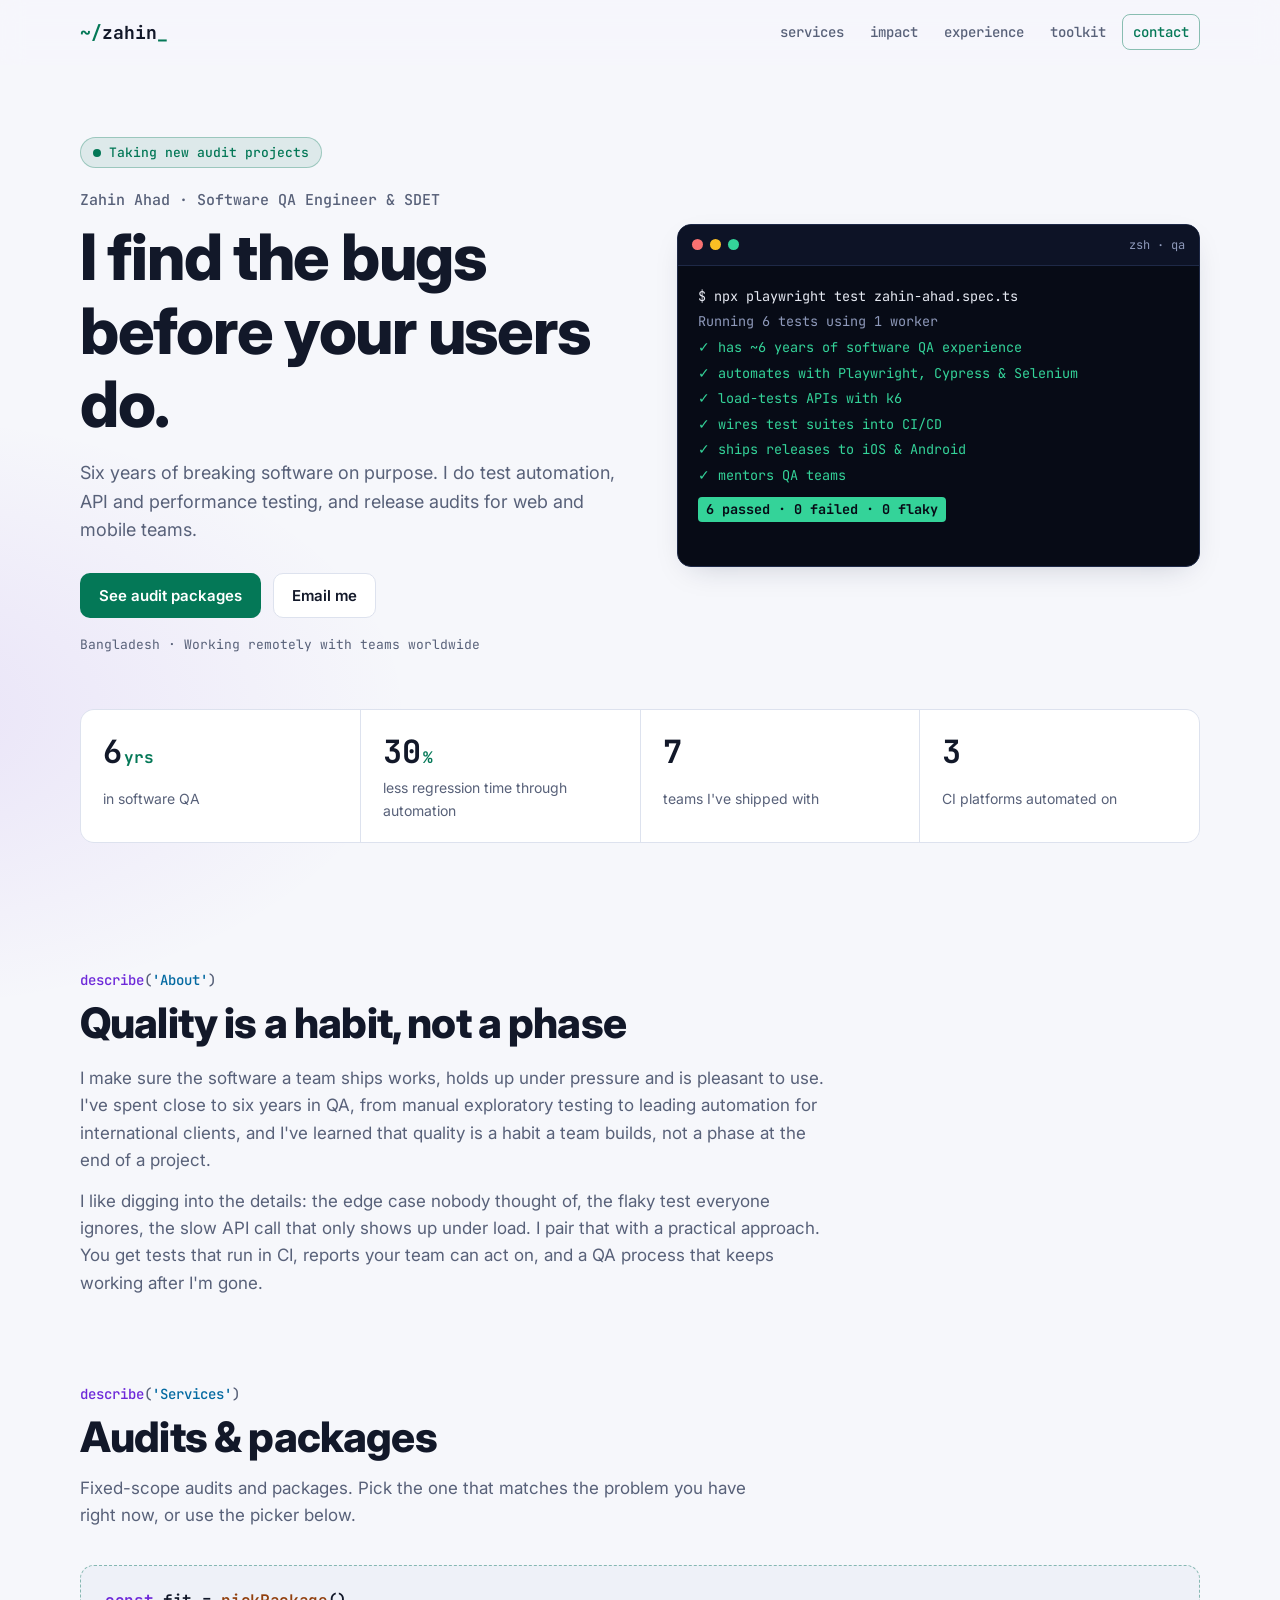
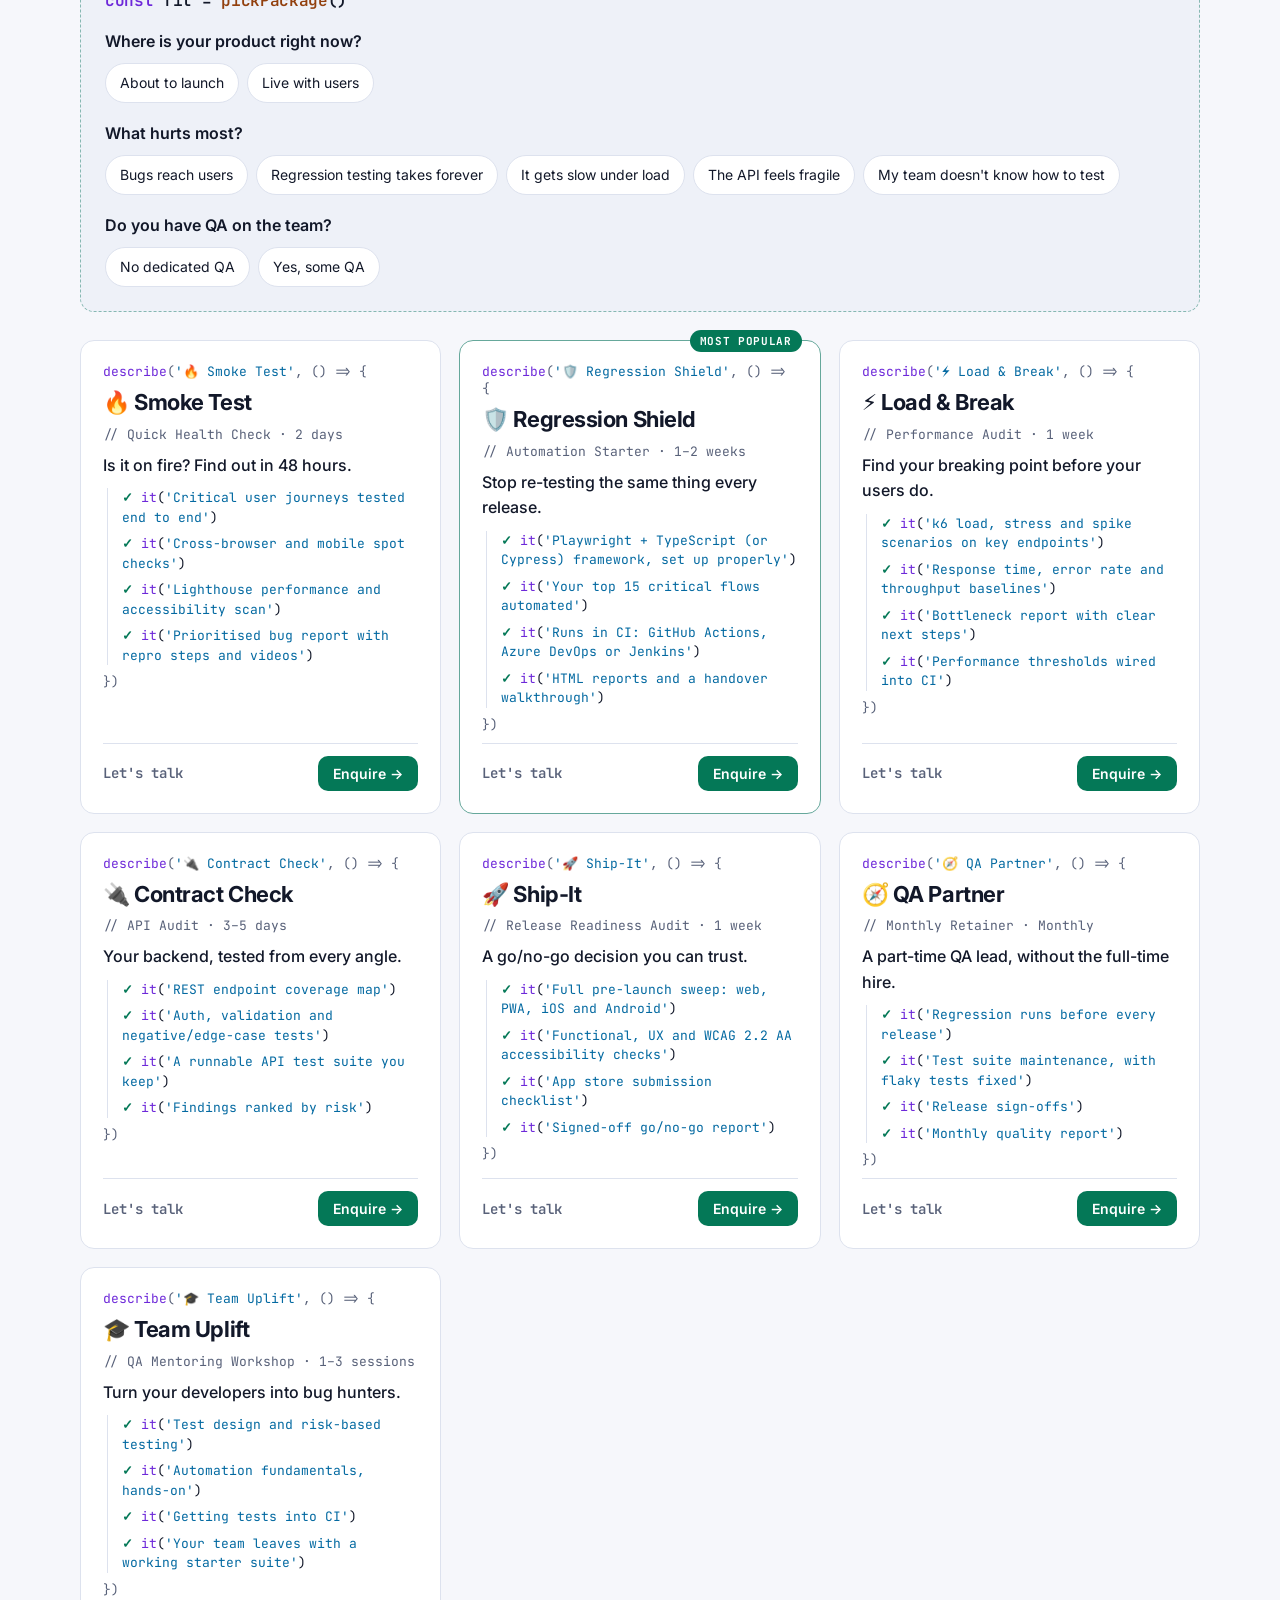
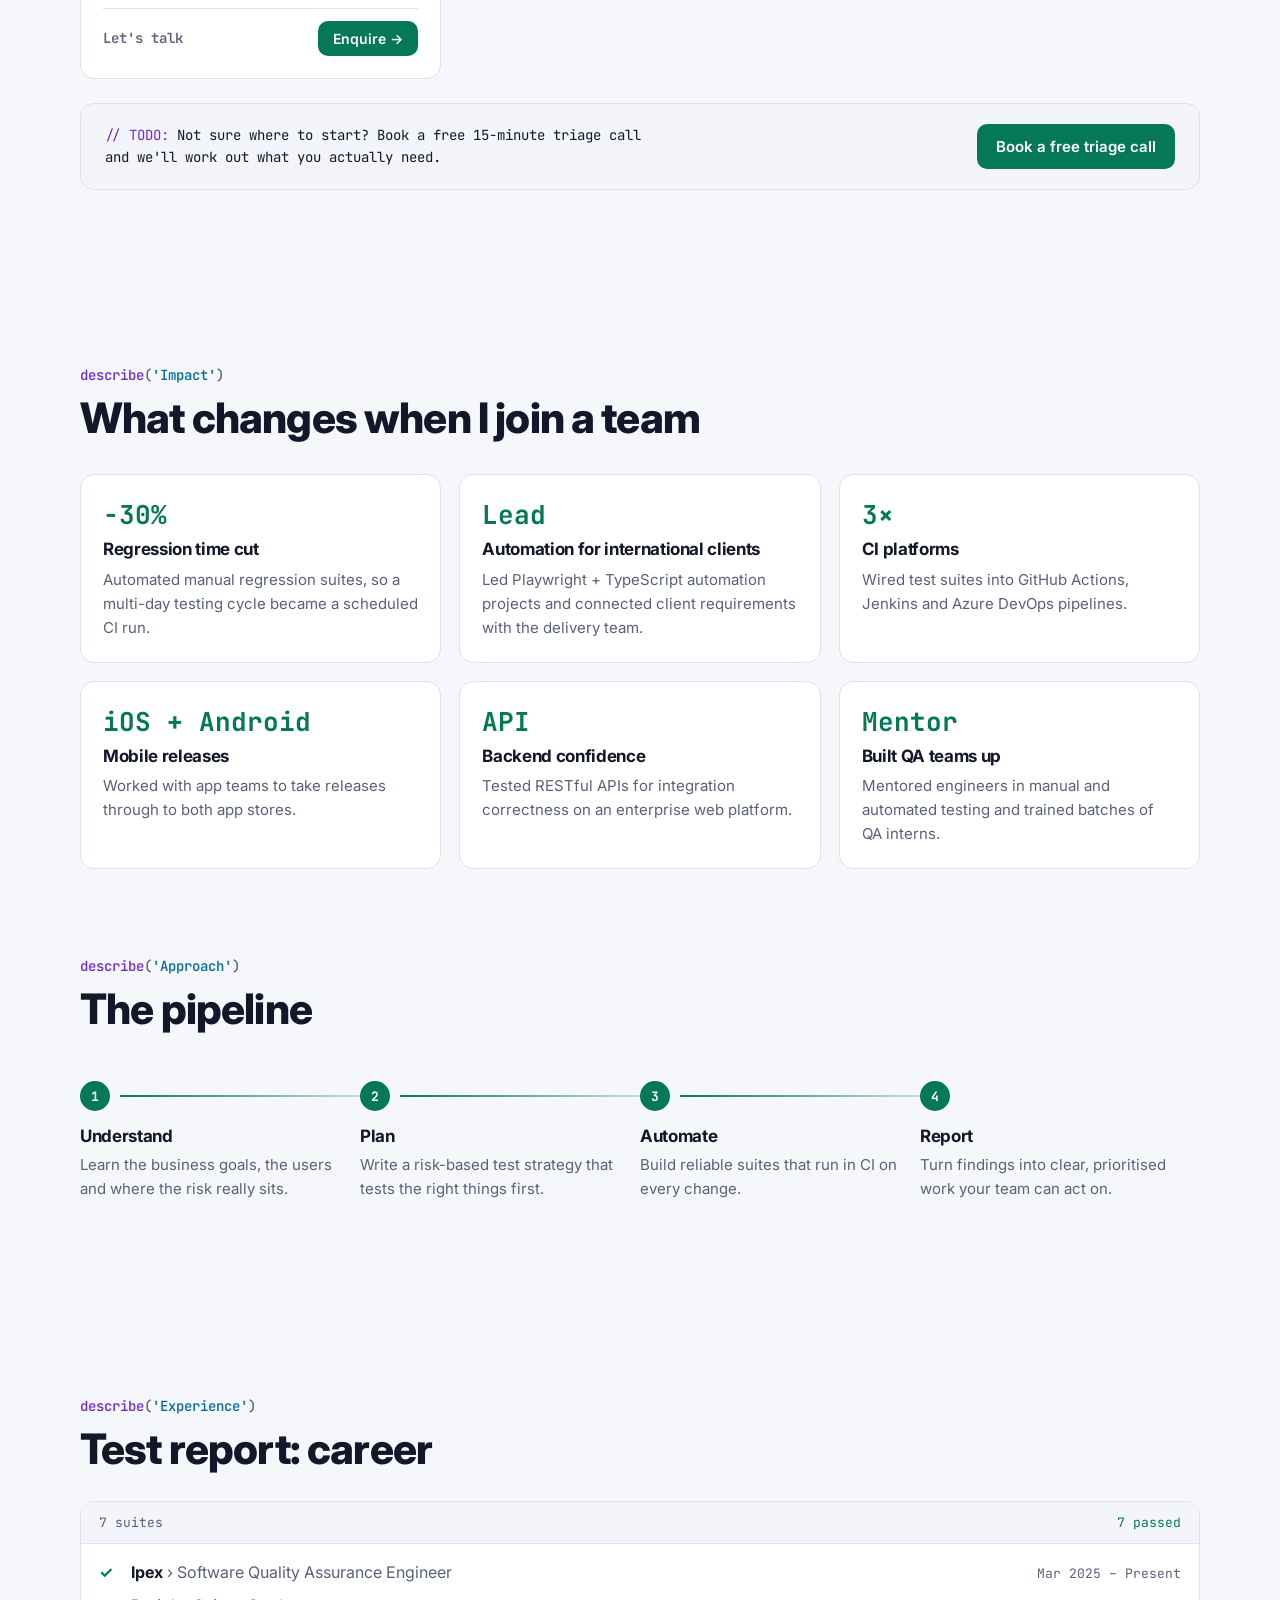
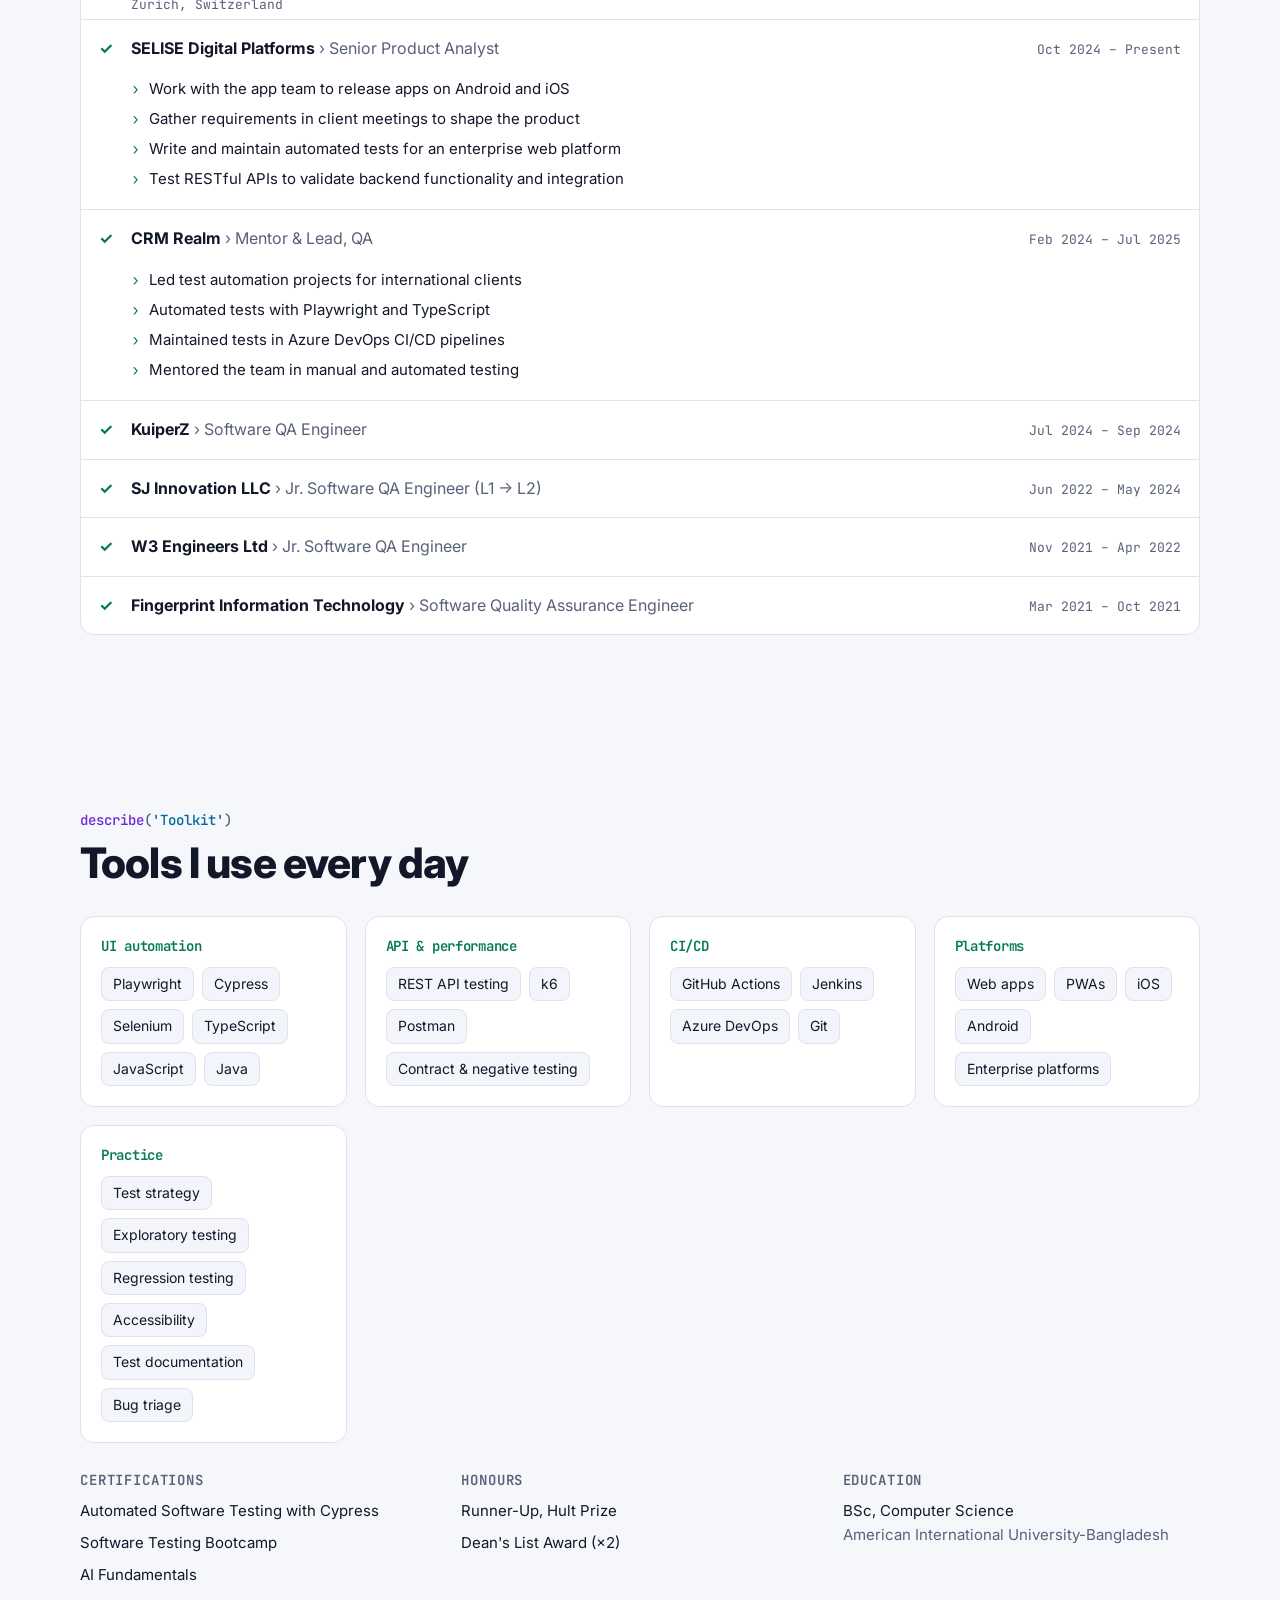
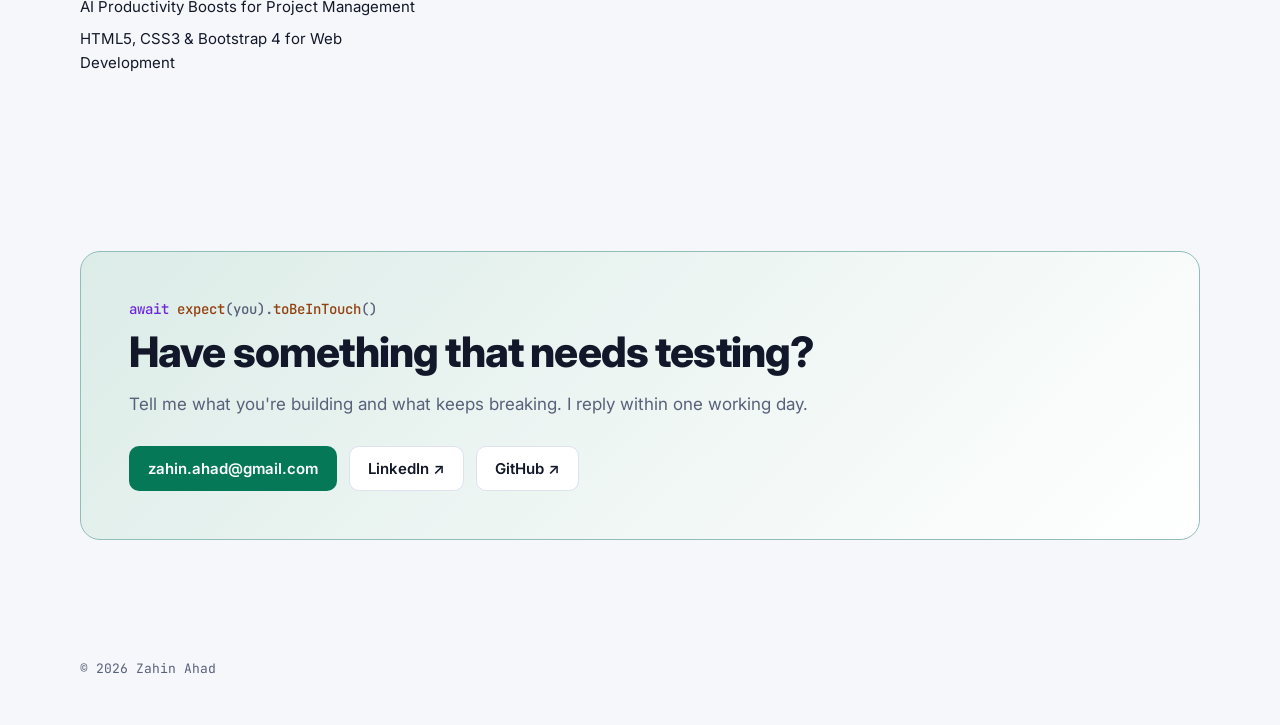
<file: versions/v002/site.html>
<!doctype html>
<html lang="en" data-render="client">
<head>
  <meta charset="utf-8">
  <meta name="viewport" content="width=device-width, initial-scale=1">
  <title>Zahin Ahad · QA Engineer &amp; Test Automation</title>
  <meta name="description" content="Software QA engineer offering test automation, API and performance testing, and release readiness audits for web and mobile teams.">
    <meta property="og:type" content="website">
  <meta property="og:url" content="https://zahinx.github.io/">
  <meta property="og:title" content="Zahin Ahad · QA Engineer & Test Automation">
  <meta property="og:description" content="I find the bugs before your users do. Test automation, API and performance testing, and release audits.">
  <meta property="og:image" content="https://zahinx.github.io/assets/og.png">
  <meta property="og:image:width" content="1200">
  <meta property="og:image:height" content="630">
  <meta name="theme-color" content="#0b1020">
  <link rel="icon" href="data:image/svg+xml,%3Csvg xmlns='http://www.w3.org/2000/svg' viewBox='0 0 32 32'%3E%3Crect width='32' height='32' rx='7' fill='%230b1020'/%3E%3Cpath d='M9 16.5l4.5 4.5L23 11.5' stroke='%2334d399' stroke-width='3.2' fill='none' stroke-linecap='round' stroke-linejoin='round'/%3E%3C/svg%3E">
  <link rel="preconnect" href="https://fonts.googleapis.com">
  <link rel="preconnect" href="https://fonts.gstatic.com" crossorigin>
  <link href="https://fonts.googleapis.com/css2?family=Inter:wght@400;500;600;700;800&family=JetBrains+Mono:wght@400;500;700&display=swap" rel="stylesheet">
  <style>
:root {
  --bg: #0b1020;
  --bg-2: #0f162b;
  --surface: #131b33;
  --surface-2: #19233f;
  --border: #243052;
  --text: #e6e9f2;
  --muted: #95a0bd;
  --accent: #34d399;      /* pass green */
  --accent-ink: #052e1f;
  --accent-2: #7dd3fc;    /* string cyan */
  --kw: #c4b5fd;          /* keyword violet */
  --warn: #fbbf24;
  --fail: #f87171;
  --shadow: 0 10px 40px -12px rgba(0, 0, 0, 0.55);
  --radius: 14px;
  --mono: "JetBrains Mono", ui-monospace, SFMono-Regular, Menlo, monospace;
  --sans: "Inter", system-ui, -apple-system, "Segoe UI", sans-serif;
  color-scheme: dark;
}
@media (prefers-color-scheme: light) {
  :root {
    --bg: #f6f7fb;
    --bg-2: #eef1f8;
    --surface: #ffffff;
    --surface-2: #f3f5fb;
    --border: #dde2ee;
    --text: #121829;
    --muted: #586179;
    --accent: #047857;
    --accent-ink: #ffffff;
    --accent-2: #0369a1;
    --kw: #6d28d9;
    --warn: #92400e;
    --fail: #dc2626;
    --shadow: 0 10px 30px -14px rgba(20, 30, 60, 0.25);
    color-scheme: light;
  }
}

*, *::before, *::after { box-sizing: border-box; }
html { scroll-behavior: smooth; scroll-padding-top: 76px; }
body {
  margin: 0;
  background: var(--bg);
  background-image:
    radial-gradient(1200px 600px at 85% -10%, color-mix(in srgb, var(--accent) 10%, transparent), transparent 60%),
    radial-gradient(900px 500px at -10% 10%, color-mix(in srgb, var(--kw) 10%, transparent), transparent 60%);
  background-repeat: no-repeat;
  color: var(--text);
  font: 16px/1.6 var(--sans);
  -webkit-font-smoothing: antialiased;
  overflow-x: hidden;
}
a { color: var(--accent-2); text-underline-offset: 3px; }
h1, h2, h3 { line-height: 1.15; margin: 0; letter-spacing: -0.02em; }
p { margin: 0; }
ul, ol { margin: 0; padding: 0; }
.wrap { width: min(1120px, 100% - 32px); margin-inline: auto; }
.muted { color: var(--muted); }
.kw { color: var(--kw); }
.str { color: var(--accent-2); }
.fn { color: var(--warn); }
.ok { color: var(--accent); font-weight: 700; }
.fail { color: var(--fail); font-weight: 700; }

.skip { position: absolute; left: -999px; top: 8px; background: var(--accent); color: var(--accent-ink); padding: 8px 12px; border-radius: 8px; z-index: 100; }
.skip:focus { left: 8px; }
:focus-visible { outline: 2px solid var(--accent); outline-offset: 3px; border-radius: 6px; }

/* Nav */
.nav { position: sticky; top: 0; z-index: 50; backdrop-filter: saturate(140%) blur(12px); background: color-mix(in srgb, var(--bg) 78%, transparent); border-bottom: 1px solid transparent; transition: border-color .2s; }
.nav.is-scrolled { border-bottom-color: var(--border); }
.nav-inner { display: flex; align-items: center; justify-content: space-between; height: 64px; gap: 16px; }
.logo { font: 700 18px var(--mono); color: var(--text); text-decoration: none; }
.logo .prompt { color: var(--accent); }
.caret { color: var(--accent); animation: blink 1.1s steps(1) infinite; }
.nav-links { display: flex; gap: 6px; list-style: none; font: 500 14px var(--mono); }
.nav-links a { color: var(--muted); text-decoration: none; padding: 8px 10px; border-radius: 8px; }
.nav-links a:hover { color: var(--text); background: var(--surface); }
.nav-links .nav-cta { color: var(--accent); border: 1px solid color-mix(in srgb, var(--accent) 45%, transparent); }
@media (max-width: 720px) {
  .nav-links li:not(:last-child):not(:first-child) { display: none; }
}

/* Buttons */
.btn { display: inline-flex; align-items: center; gap: 8px; padding: 12px 18px; border-radius: 10px; font: 600 15px var(--sans); text-decoration: none; border: 1px solid transparent; transition: transform .15s, background .15s, border-color .15s; white-space: nowrap; max-width: 100%; overflow: hidden; text-overflow: ellipsis; }
.btn:hover { transform: translateY(-1px); }
.btn-primary { background: var(--accent); color: var(--accent-ink); }
.btn-primary:hover { background: color-mix(in srgb, var(--accent) 88%, white); }
.btn-ghost { color: var(--text); border-color: var(--border); background: var(--surface); }
.btn-ghost:hover { border-color: var(--accent); }
.btn-small { padding: 8px 14px; font-size: 14px; background: var(--accent); color: var(--accent-ink); }
.cta-row { display: flex; flex-wrap: wrap; gap: 12px; margin-top: 28px; }

/* Loading */
.loading { padding: 120px 0; font: 15px var(--mono); color: var(--muted); display: grid; gap: 8px; }
.spin { display: inline-block; width: 12px; height: 12px; border: 2px solid var(--border); border-top-color: var(--accent); border-radius: 50%; animation: spin 0.8s linear infinite; vertical-align: -1px; margin-right: 8px; }
.noscript { padding: 80px 0; display: grid; gap: 12px; }

/* Hero */
.hero { padding: 72px 0 40px; }
.hero-grid { display: grid; grid-template-columns: 1.05fr 1fr; gap: 48px; align-items: center; }
.badge { display: inline-flex; align-items: center; gap: 8px; font: 500 13px var(--mono); color: var(--accent); background: color-mix(in srgb, var(--accent) 10%, transparent); border: 1px solid color-mix(in srgb, var(--accent) 30%, transparent); padding: 6px 12px; border-radius: 999px; }
.dot { width: 8px; height: 8px; border-radius: 50%; background: var(--accent); box-shadow: 0 0 0 0 var(--accent); animation: pulse 2s infinite; }
.role { margin-top: 22px; font: 500 15px var(--mono); color: var(--muted); }
.hero h1 { margin-top: 10px; font-size: clamp(38px, 6vw, 64px); font-weight: 800; }
.lede { margin-top: 18px; font-size: 18px; color: var(--muted); max-width: 54ch; }
.loc { margin-top: 18px; font: 13px var(--mono); color: var(--muted); }

.terminal { background: #070b16; border: 1px solid #1e2947; border-radius: var(--radius); box-shadow: var(--shadow); overflow: hidden; color: #d7dcea; }
.term-bar { display: flex; align-items: center; gap: 7px; padding: 12px 14px; background: #0d1326; border-bottom: 1px solid #1e2947; }
.term-bar span { width: 11px; height: 11px; border-radius: 50%; background: #3a4566; }
.term-bar span:nth-child(1) { background: #f87171; }
.term-bar span:nth-child(2) { background: #fbbf24; }
.term-bar span:nth-child(3) { background: #34d399; }
.term-bar em { margin-left: auto; font: normal 12px var(--mono); color: #8e99ba; }
.term-body { padding: 18px 20px 22px; font: 13.5px/1.9 var(--mono); min-height: 300px; overflow-x: auto; }
.t-line { white-space: pre; opacity: 0; animation: lineIn .35s ease forwards; animation-delay: calc(var(--i) * 0.32s + 0.2s); }
.t-cmd { color: #e6e9f2; }
.t-dim { color: #8e99ba; }
.t-ok { color: #34d399; }
.t-sum { margin-top: 8px; color: #070b16; background: #34d399; display: inline-block; padding: 0 8px; border-radius: 4px; font-weight: 700; }

.stats { display: grid; grid-template-columns: repeat(4, 1fr); gap: 1px; margin-top: 56px; background: var(--border); border: 1px solid var(--border); border-radius: var(--radius); overflow: hidden; }
.stat { background: var(--surface); padding: 20px 22px; display: grid; gap: 4px; }
.stat strong { font: 700 32px var(--mono); color: var(--text); }
.stat small { font-size: 16px; color: var(--accent); margin-left: 2px; }
.stat span { color: var(--muted); font-size: 14px; }

/* Sections */
.section { padding: 88px 0; }
.section-tight { padding-top: 0; }
.eyebrow { font: 500 14px var(--mono); color: var(--muted); }
.section h2 { margin-top: 10px; font-size: clamp(28px, 4vw, 42px); font-weight: 800; }
.intro { margin-top: 14px; color: var(--muted); max-width: 62ch; font-size: 17px; }

.prose { margin-top: 18px; display: grid; gap: 14px; max-width: 68ch; color: var(--muted); font-size: 17px; }
.section-about { padding-bottom: 0; }

/* Picker */
.picker { margin-top: 36px; padding: 24px; border: 1px dashed color-mix(in srgb, var(--accent) 40%, var(--border)); border-radius: var(--radius); background: var(--bg-2); display: grid; gap: 18px; }
.picker h3 { font: 600 16px var(--mono); }
.picker fieldset { border: 0; padding: 0; margin: 0; display: grid; gap: 10px; }
.picker legend { font-weight: 600; margin-bottom: 8px; padding: 0; }
.opts { display: flex; flex-wrap: wrap; gap: 8px; }
.opt { position: relative; cursor: pointer; }
.opt input { position: absolute; opacity: 0; inset: 0; cursor: pointer; }
.opt span { display: inline-block; padding: 8px 14px; border: 1px solid var(--border); border-radius: 999px; background: var(--surface); font-size: 14px; transition: all .15s; }
.opt input:checked + span { background: var(--accent); color: var(--accent-ink); border-color: var(--accent); font-weight: 600; }
.opt input:focus-visible + span { outline: 2px solid var(--accent); outline-offset: 2px; }
.picker-result { font: 15px var(--mono); padding: 14px 16px; border-radius: 10px; background: color-mix(in srgb, var(--accent) 12%, var(--surface)); border: 1px solid color-mix(in srgb, var(--accent) 40%, transparent); }
.picker-result-label { color: var(--accent); }
.picker-result-tagline { color: var(--muted); }
.picker-result-link { margin-left: 6px; font-weight: 700; color: var(--accent); }

/* Packages */
.pkg-grid { margin-top: 28px; display: grid; grid-template-columns: repeat(auto-fill, minmax(300px, 1fr)); gap: 18px; }
.pkg { position: relative; display: flex; flex-direction: column; gap: 10px; padding: 22px; border: 1px solid var(--border); border-radius: var(--radius); background: var(--surface); transition: border-color .2s, transform .2s, box-shadow .2s; }
.pkg:hover { border-color: color-mix(in srgb, var(--accent) 50%, var(--border)); transform: translateY(-2px); box-shadow: var(--shadow); }
.pkg.is-featured { border-color: color-mix(in srgb, var(--accent) 55%, var(--border)); }
.pkg.is-recommended { border-color: var(--accent); box-shadow: 0 0 0 3px color-mix(in srgb, var(--accent) 30%, transparent), var(--shadow); }
.ribbon { position: absolute; top: -11px; right: 18px; font: 700 11px var(--mono); text-transform: uppercase; letter-spacing: .06em; background: var(--accent); color: var(--accent-ink); padding: 4px 10px; border-radius: 999px; }
.pkg-code { font: 13px var(--mono); color: var(--muted); }
.pkg-close { margin-top: -2px; }
.pkg-name { font-size: 22px; font-weight: 700; }
.pkg-meta { font: 13px var(--mono); color: var(--muted); }
.pkg-tagline { font-size: 16px; font-weight: 500; }
.pkg-list { list-style: none; display: grid; gap: 7px; font: 13px/1.5 var(--mono); padding-left: 14px; border-left: 1px solid var(--border); margin-left: 4px; }
.pkg-list li { color: var(--text); }
.pkg-foot { margin-top: auto; padding-top: 12px; display: flex; align-items: center; justify-content: space-between; gap: 12px; border-top: 1px solid var(--border); }
.price { font: 600 14px var(--mono); color: var(--muted); }
.triage { margin-top: 24px; display: flex; flex-wrap: wrap; align-items: center; justify-content: space-between; gap: 16px; padding: 20px 24px; border-radius: var(--radius); background: var(--surface-2); border: 1px solid var(--border); }
.triage p { font: 14px/1.6 var(--mono); max-width: 70ch; }

/* Highlights */
.hl-grid { margin-top: 32px; display: grid; grid-template-columns: repeat(3, 1fr); gap: 18px; }
.hl { padding: 22px; border-radius: var(--radius); background: var(--surface); border: 1px solid var(--border); display: grid; gap: 8px; align-content: start; }
.hl-metric { font: 700 26px var(--mono); color: var(--accent); }
.hl h3 { font-size: 17px; }
.hl p:last-child { color: var(--muted); font-size: 15px; }

/* Pipeline */
.pipeline { margin-top: 28px; list-style: none; display: grid; grid-template-columns: repeat(4, 1fr); gap: 0; counter-reset: s; }
.stage { position: relative; padding: 20px 18px 20px 0; display: grid; gap: 6px; align-content: start; }
.stage::before { content: ""; position: absolute; top: 34px; left: 40px; right: 0; height: 2px; background: linear-gradient(90deg, var(--accent), color-mix(in srgb, var(--accent) 20%, transparent)); }
.stage:last-child::before { display: none; }
.stage-n { position: relative; z-index: 1; width: 30px; height: 30px; border-radius: 50%; display: grid; place-items: center; font: 700 13px var(--mono); background: var(--accent); color: var(--accent-ink); }
.stage-check { position: absolute; top: 14px; left: 22px; font-size: 11px; color: var(--accent); display: none; }
.stage h3 { margin-top: 10px; font-size: 17px; }
.stage p { color: var(--muted); font-size: 15px; }

/* Experience report */
.report { margin-top: 28px; border: 1px solid var(--border); border-radius: var(--radius); background: var(--surface); overflow: hidden; }
.report-head { display: flex; justify-content: space-between; padding: 12px 18px; font: 13px var(--mono); color: var(--muted); background: var(--surface-2); border-bottom: 1px solid var(--border); }
.report-head .pass { color: var(--accent); }
.job { border-bottom: 1px solid var(--border); }
.job:last-child { border-bottom: 0; }
.job summary { list-style: none; cursor: pointer; display: grid; grid-template-columns: 22px 1fr auto; gap: 10px; align-items: baseline; padding: 16px 18px; }
.job summary::-webkit-details-marker { display: none; }
.job summary:hover { background: var(--surface-2); }
.job-co { font-weight: 700; }
.job-title { color: var(--muted); }
.job-time { font: 13px var(--mono); color: var(--muted); white-space: nowrap; }
.job-loc { margin: -6px 0 6px 50px; font: 13px var(--mono); color: var(--muted); }
.job-pts { margin: 0 18px 18px 50px; display: grid; gap: 6px; list-style: none; }
.job-pts li { position: relative; padding-left: 18px; color: var(--text); font-size: 15px; }
.job-pts li::before { content: "›"; position: absolute; left: 0; color: var(--accent); font-family: var(--mono); }

/* Skills */
.skill-grid { margin-top: 28px; display: grid; grid-template-columns: repeat(auto-fill, minmax(260px, 1fr)); gap: 18px; }
.skill-group { padding: 20px; border: 1px solid var(--border); border-radius: var(--radius); background: var(--surface); }
.skill-group h3 { font: 600 14px var(--mono); color: var(--accent); margin-bottom: 12px; }
.chips { display: flex; flex-wrap: wrap; gap: 8px; list-style: none; }
.chips li { font-size: 14px; padding: 5px 11px; border-radius: 8px; background: var(--surface-2); border: 1px solid var(--border); }
.creds { margin-top: 28px; display: grid; grid-template-columns: repeat(3, 1fr); gap: 24px; }
.creds h3 { font: 600 14px var(--mono); color: var(--muted); margin-bottom: 10px; text-transform: uppercase; letter-spacing: .06em; }
.plain { list-style: none; display: grid; gap: 8px; }
.plain li { font-size: 15px; }

/* Contact */
.contact { text-align: left; }
.contact .wrap { padding: 48px; border-radius: 20px; background: linear-gradient(135deg, color-mix(in srgb, var(--accent) 14%, var(--surface)), var(--surface)); border: 1px solid color-mix(in srgb, var(--accent) 35%, var(--border)); }

/* Footer */
.footer { padding: 32px 0 48px; color: var(--muted); font: 13px var(--mono); }
.foot-inner { display: flex; flex-wrap: wrap; justify-content: space-between; gap: 12px; }

/* Responsive */
@media (max-width: 960px) {
  .hero-grid { grid-template-columns: 1fr; gap: 36px; }
  .hl-grid { grid-template-columns: repeat(2, 1fr); }
  .pipeline { grid-template-columns: repeat(2, 1fr); }
  .stage:nth-child(2)::before { display: none; }
}
@media (max-width: 640px) {
  .hero { padding-top: 40px; }
  .stats { grid-template-columns: repeat(2, 1fr); }
  .hl-grid, .creds, .pipeline { grid-template-columns: 1fr; }
  .stage::before { display: none; }
  .section { padding: 64px 0; }
  .contact .wrap { padding: 28px 20px; }
  .job summary { grid-template-columns: 22px 1fr; }
  .job-time { grid-column: 2; }
  .job-loc, .job-pts { margin-left: 50px; }
  .term-body { font-size: 12px; min-height: 0; }
  .t-line { white-space: pre-wrap; }
  .pkg-grid { grid-template-columns: 1fr; }
}

/* Motion */
@keyframes blink { 50% { opacity: 0; } }
@keyframes spin { to { transform: rotate(360deg); } }
@keyframes lineIn { from { opacity: 0; transform: translateY(4px); } to { opacity: 1; transform: none; } }
@keyframes pulse { 0% { box-shadow: 0 0 0 0 color-mix(in srgb, var(--accent) 60%, transparent); } 70% { box-shadow: 0 0 0 8px transparent; } 100% { box-shadow: 0 0 0 0 transparent; } }
@media (prefers-reduced-motion: reduce) {
  html { scroll-behavior: auto; }
  *, *::before, *::after { animation: none !important; transition: none !important; }
  .t-line { opacity: 1; }
}

</style>
  <script>(function(){var d={"name":"Zahin Ahad","initials":"ZA","role":"Software QA Engineer & SDET","headline":"I find the bugs before your users do.","subheadline":"Six years of breaking software on purpose. I do test automation, API and performance testing, and release audits for web and mobile teams.","location":"Bangladesh · Working remotely with teams worldwide","availability":"Taking new audit projects","avatar":"","og_image":"https://zahinx.github.io/assets/og.png","about":["I make sure the software a team ships works, holds up under pressure and is pleasant to use. I've spent close to six years in QA, from manual exploratory testing to leading automation for international clients, and I've learned that quality is a habit a team builds, not a phase at the end of a project.","I like digging into the details: the edge case nobody thought of, the flaky test everyone ignores, the slow API call that only shows up under load. I pair that with a practical approach. You get tests that run in CI, reports your team can act on, and a QA process that keeps working after I'm gone."],"stats":[{"value":"6","suffix":"yrs","label":"in software QA"},{"value":"30","suffix":"%","label":"less regression time through automation"},{"value":"7","suffix":"","label":"teams I've shipped with"},{"value":"3","suffix":"","label":"CI platforms automated on"}],"services_intro":"Fixed-scope audits and packages. Pick the one that matches the problem you have right now, or use the picker below.","services":[{"id":"smoke-test","icon":"🔥","name":"Smoke Test","kind":"Quick Health Check","tagline":"Is it on fire? Find out in 48 hours.","duration":"2 days","price":"Let's talk","featured":false,"includes":["Critical user journeys tested end to end","Cross-browser and mobile spot checks","Lighthouse performance and accessibility scan","Prioritised bug report with repro steps and videos"]},{"id":"regression-shield","icon":"🛡️","name":"Regression Shield","kind":"Automation Starter","tagline":"Stop re-testing the same thing every release.","duration":"1–2 weeks","price":"Let's talk","featured":true,"includes":["Playwright + TypeScript (or Cypress) framework, set up properly","Your top 15 critical flows automated","Runs in CI: GitHub Actions, Azure DevOps or Jenkins","HTML reports and a handover walkthrough"]},{"id":"load-and-break","icon":"⚡","name":"Load & Break","kind":"Performance Audit","tagline":"Find your breaking point before your users do.","duration":"1 week","price":"Let's talk","featured":false,"includes":["k6 load, stress and spike scenarios on key endpoints","Response time, error rate and throughput baselines","Bottleneck report with clear next steps","Performance thresholds wired into CI"]},{"id":"contract-check","icon":"🔌","name":"Contract Check","kind":"API Audit","tagline":"Your backend, tested from every angle.","duration":"3–5 days","price":"Let's talk","featured":false,"includes":["REST endpoint coverage map","Auth, validation and negative/edge-case tests","A runnable API test suite you keep","Findings ranked by risk"]},{"id":"ship-it","icon":"🚀","name":"Ship-It","kind":"Release Readiness Audit","tagline":"A go/no-go decision you can trust.","duration":"1 week","price":"Let's talk","featured":false,"includes":["Full pre-launch sweep: web, PWA, iOS and Android","Functional, UX and WCAG 2.2 AA accessibility checks","App store submission checklist","Signed-off go/no-go report"]},{"id":"qa-partner","icon":"🧭","name":"QA Partner","kind":"Monthly Retainer","tagline":"A part-time QA lead, without the full-time hire.","duration":"Monthly","price":"Let's talk","featured":false,"includes":["Regression runs before every release","Test suite maintenance, with flaky tests fixed","Release sign-offs","Monthly quality report"]},{"id":"team-uplift","icon":"🎓","name":"Team Uplift","kind":"QA Mentoring Workshop","tagline":"Turn your developers into bug hunters.","duration":"1–3 sessions","price":"Let's talk","featured":false,"includes":["Test design and risk-based testing","Automation fundamentals, hands-on","Getting tests into CI","Your team leaves with a working starter suite"]}],"triage_call":"Not sure where to start? Book a free 15-minute triage call and we'll work out what you actually need.","picker":{"title":"Which package fits?","questions":[{"id":"stage","label":"Where is your product right now?","options":[{"value":"prelaunch","label":"About to launch"},{"value":"live","label":"Live with users"}]},{"id":"pain","label":"What hurts most?","options":[{"value":"bugs","label":"Bugs reach users"},{"value":"manual","label":"Regression testing takes forever"},{"value":"slow","label":"It gets slow under load"},{"value":"api","label":"The API feels fragile"},{"value":"skills","label":"My team doesn't know how to test"}]},{"id":"team","label":"Do you have QA on the team?","options":[{"value":"none","label":"No dedicated QA"},{"value":"some","label":"Yes, some QA"}]}]},"highlights":[{"metric":"−30%","title":"Regression time cut","text":"Automated manual regression suites, so a multi-day testing cycle became a scheduled CI run."},{"metric":"Lead","title":"Automation for international clients","text":"Led Playwright + TypeScript automation projects and connected client requirements with the delivery team."},{"metric":"3×","title":"CI platforms","text":"Wired test suites into GitHub Actions, Jenkins and Azure DevOps pipelines."},{"metric":"iOS + Android","title":"Mobile releases","text":"Worked with app teams to take releases through to both app stores."},{"metric":"API","title":"Backend confidence","text":"Tested RESTful APIs for integration correctness on an enterprise web platform."},{"metric":"Mentor","title":"Built QA teams up","text":"Mentored engineers in manual and automated testing and trained batches of QA interns."}],"approach":[{"step":"Understand","text":"Learn the business goals, the users and where the risk really sits."},{"step":"Plan","text":"Write a risk-based test strategy that tests the right things first."},{"step":"Automate","text":"Build reliable suites that run in CI on every change."},{"step":"Report","text":"Turn findings into clear, prioritised work your team can act on."}],"skills":[{"group":"UI automation","items":["Playwright","Cypress","Selenium","TypeScript","JavaScript","Java"]},{"group":"API & performance","items":["REST API testing","k6","Postman","Contract & negative testing"]},{"group":"CI/CD","items":["GitHub Actions","Jenkins","Azure DevOps","Git"]},{"group":"Platforms","items":["Web apps","PWAs","iOS","Android","Enterprise platforms"]},{"group":"Practice","items":["Test strategy","Exploratory testing","Regression testing","Accessibility","Test documentation","Bug triage"]}],"experience":[{"company":"Ipex","title":"Software Quality Assurance Engineer","start":"Mar 2025","end":"Present","location":"Zurich, Switzerland","points":[]},{"company":"SELISE Digital Platforms","title":"Senior Product Analyst","start":"Oct 2024","end":"Present","location":"","points":["Work with the app team to release apps on Android and iOS","Gather requirements in client meetings to shape the product","Write and maintain automated tests for an enterprise web platform","Test RESTful APIs to validate backend functionality and integration"]},{"company":"CRM Realm","title":"Mentor & Lead, QA","start":"Feb 2024","end":"Jul 2025","location":"","points":["Led test automation projects for international clients","Automated tests with Playwright and TypeScript","Maintained tests in Azure DevOps CI/CD pipelines","Mentored the team in manual and automated testing"]},{"company":"KuiperZ","title":"Software QA Engineer","start":"Jul 2024","end":"Sep 2024","location":"","points":["Integrated the test automation suite into GitHub Actions","Automated web application tests with Cypress","Tested web apps, PWAs and mobile apps manually"]},{"company":"SJ Innovation LLC","title":"Jr. Software QA Engineer (L1 → L2)","start":"Jun 2022","end":"May 2024","location":"Dhaka, Bangladesh","points":["Automated manual test cases, cutting regression testing time by 30%","Scheduled and ran automation suites with Jenkins","Produced automation reports and fed results back to clients","Onboarded QA teammates onto the automation projects"]},{"company":"W3 Engineers Ltd","title":"Jr. Software QA Engineer","start":"Nov 2021","end":"Apr 2022","location":"","points":["Built, debugged and extended Cypress test suites","Trained a batch of QA interns and onboarded them onto projects","Planned tests around business goals and user needs"]},{"company":"Fingerprint Information Technology","title":"Software Quality Assurance Engineer","start":"Mar 2021","end":"Oct 2021","location":"","points":["Wrote automated test scripts in Selenium","Created test documentation and executed test cases"]}],"certifications":[{"name":"Automated Software Testing with Cypress","url":""},{"name":"Software Testing Bootcamp","url":""},{"name":"AI Fundamentals","url":""},{"name":"AI Productivity Boosts for Project Management","url":""},{"name":"HTML5, CSS3 & Bootstrap 4 for Web Development","url":""}],"about_title":"Quality is a habit, not a phase","contact_title":"Have something that needs testing?","contact_text":"Tell me what you're building and what keeps breaking. I reply within one working day.","terminal":{"command":"npx playwright test zahin-ahad.spec.ts","intro":"Running 6 tests using 1 worker","checks":["has ~6 years of software QA experience","automates with Playwright, Cypress & Selenium","load-tests APIs with k6","wires test suites into CI/CD","ships releases to iOS & Android","mentors QA teams"],"summary":"6 passed · 0 failed · 0 flaky"},"awards":["Runner-Up, Hult Prize","Dean's List Award (×2)"],"education":{"school":"American International University-Bangladesh","degree":"BSc, Computer Science"},"contact":{"email":"zahin.ahad@gmail.com","linkedin":"https://www.linkedin.com/in/zahin-ahad/","github":"https://github.com/zahinX","cv":""},"site":{"url":"https://zahinx.github.io/","title":"Zahin Ahad · QA Engineer & Test Automation","description":"Software QA engineer offering test automation, API and performance testing, and release readiness audits for web and mobile teams."}};var f=window.fetch;window.fetch=function(u,o){if(/content\/profile\.json/.test(String(u)))return Promise.resolve(new Response(JSON.stringify(d),{status:200,headers:{'Content-Type':'application/json'}}));return f.apply(this,arguments);};})();</script>
<script>
window.SITE_CONFIG = {
  UMAMI_WEBSITE_ID: "REPLACE_WITH_UMAMI_WEBSITE_ID",
  UMAMI_SRC: "https://cloud.umami.is/script.js",
};

</script>
  <script>
(function () {
  "use strict";

  var cfg = window.SITE_CONFIG || {};
  var queue = [];

  function send(name, props) {
    var data = props || {};
    if (window.umami && typeof window.umami.track === "function") {
      window.umami.track(name, data);
    } else {
      queue.push([name, data]);
    }
  }

  function flush() {
    if (!(window.umami && typeof window.umami.track === "function")) return false;
    while (queue.length) {
      var item = queue.shift();
      window.umami.track(item[0], item[1]);
    }
    return true;
  }

  var id = cfg.UMAMI_WEBSITE_ID;
  if (id && id.indexOf("REPLACE_") !== 0) {
    var s = document.createElement("script");
    s.defer = true;
    s.src = cfg.UMAMI_SRC || "https://cloud.umami.is/script.js";
    s.setAttribute("data-website-id", id);
    s.onload = function () {
      var tries = 0;
      var t = setInterval(function () {
        if (flush() || ++tries > 20) clearInterval(t);
      }, 250);
    };
    document.head.appendChild(s);
  }

  document.addEventListener(
    "click",
    function (ev) {
      var el = ev.target.closest && ev.target.closest("[data-track]");
      if (!el) return;
      var props = {};
      Object.keys(el.dataset).forEach(function (k) {
        if (k.indexOf("track") === 0 && k.length > 5) {
          var key = k.slice(5);
          props[key.charAt(0).toLowerCase() + key.slice(1)] = el.dataset[k];
        }
      });
      if (el.href) props.href = el.getAttribute("href").slice(0, 120);
      send(el.dataset.track, props);
    },
    true
  );

  var fired = {};
  window.addEventListener(
    "scroll",
    function () {
      var max = document.documentElement.scrollHeight - window.innerHeight;
      if (max <= 0) return;
      var pct = (window.scrollY / max) * 100;
      [50, 90].forEach(function (p) {
        if (pct >= p && !fired[p]) {
          fired[p] = true;
          send("scroll_" + p);
        }
      });
    },
    { passive: true }
  );

  var visibleMs = 0;
  var last = Date.now();
  var engagedSent = false;
  setInterval(function () {
    var now = Date.now();
    if (document.visibilityState === "visible") visibleMs += now - last;
    last = now;
    if (!engagedSent && visibleMs >= 30000) {
      engagedSent = true;
      send("engaged_30s");
    }
  }, 1000);

  var seen = {};
  var io =
    "IntersectionObserver" in window
      ? new IntersectionObserver(
          function (entries) {
            entries.forEach(function (e) {
              var sid = e.target.id;
              if (e.isIntersecting && sid && !seen[sid]) {
                seen[sid] = true;
                send(sid === "services" ? "service_view" : "section_view", { section: sid });
              }
            });
          },
          { threshold: 0.35 }
        )
      : null;

  function observeSections() {
    if (!io) return;
    document.querySelectorAll("section[id]").forEach(function (sec) {
      io.observe(sec);
    });
  }

  window.Track = { event: send, observeSections: observeSections };
})();

</script>
  <script>
(function () {
  "use strict";

  function recommend(a) {
    if (a.pain === "slow") return "load-and-break";
    if (a.pain === "api") return "contract-check";
    if (a.pain === "skills") return "team-uplift";
    if (a.pain === "manual") return a.team === "none" && a.stage === "live" ? "qa-partner" : "regression-shield";
    // pain === "bugs"
    if (a.stage === "prelaunch") return "ship-it";
    return a.team === "none" ? "qa-partner" : "smoke-test";
  }

  function mailto(email, pkgName) {
    var subject = pkgName ? pkgName + " enquiry" : "QA enquiry";
    var body = [
      "Hi Zahin,",
      "",
      "I'm interested in " + (pkgName ? "the " + pkgName + " package" : "working with you") + ".",
      "",
      "Product / website: ",
      "What we're struggling with: ",
      "Ideal timeline: ",
      "",
      "Thanks!",
    ].join("\n");
    return "mailto:" + email + "?subject=" + encodeURIComponent(subject) + "&body=" + encodeURIComponent(body);
  }

  function upgradeEnquiryLinks(root) {
    (root || document).querySelectorAll("a[data-enquiry]").forEach(function (a) {
      var email = a.getAttribute("data-email");
      if (!email) return;
      var id = a.getAttribute("data-enquiry");
      var card = id && document.querySelector('[data-package-id="' + id + '"]');
      var name = card ? card.getAttribute("data-package-name") : "";
      a.setAttribute("href", mailto(email, name));
    });
  }

  function initPicker(form) {
    var out = form.querySelector("[data-picker-result]");
    function update() {
      var fd = new FormData(form);
      var a = { stage: fd.get("stage"), pain: fd.get("pain"), team: fd.get("team") };
      if (!a.stage || !a.pain || !a.team) return;
      var id = recommend(a);
      var card = document.querySelector('[data-package-id="' + id + '"]');
      var name = card ? card.getAttribute("data-package-name") : id;
      var tagline = card ? card.getAttribute("data-package-tagline") || "" : "";
      document.querySelectorAll("[data-package-id]").forEach(function (c) {
        c.classList.toggle("is-recommended", c === card);
      });
      if (out) {
        out.hidden = false;
        out.innerHTML = "";
        var label = document.createElement("span");
        label.className = "picker-result-label";
        label.textContent = "Recommended:";
        var strong = document.createElement("strong");
        strong.textContent = " " + name;
        var p = document.createElement("span");
        p.className = "picker-result-tagline";
        p.textContent = tagline ? " · " + tagline : "";
        var link = document.createElement("a");
        link.href = "#pkg-" + id;
        link.className = "picker-result-link";
        link.textContent = "See package →";
        link.setAttribute("data-track", "package_click");
        link.setAttribute("data-track-package", id);
        link.setAttribute("data-track-from", "picker");
        out.appendChild(label);
        out.appendChild(strong);
        out.appendChild(p);
        out.appendChild(document.createTextNode(" "));
        out.appendChild(link);
      }
      if (window.Track) window.Track.event("package_picker_complete", { result: id, stage: a.stage, pain: a.pain, team: a.team });
    }
    form.addEventListener("change", update);
    form.addEventListener("submit", function (e) {
      e.preventDefault();
      update();
    });
  }

  function init(root) {
    upgradeEnquiryLinks(root);
    (root || document).querySelectorAll("form[data-picker]").forEach(initPicker);
  }

  window.Services = { init: init, recommend: recommend, mailto: mailto };

    if (document.documentElement.getAttribute("data-render") !== "client") {
    if (document.readyState === "loading") document.addEventListener("DOMContentLoaded", function () { init(); });
    else init();
  }
})();

</script>
  
</head>
<body>
  <a class="skip" href="#main">Skip to content</a>
  <header class="nav" id="nav">
    <div class="wrap nav-inner">
      <a class="logo" href="#top" aria-label="Zahin Ahad, home"><span class="prompt">~/</span>zahin<span class="caret" aria-hidden="true">_</span></a>
      <nav aria-label="Primary">
        <ul class="nav-links">
          <li><a href="#services">services</a></li>
          <li><a href="#highlights">impact</a></li>
          <li><a href="#experience">experience</a></li>
          <li><a href="#skills">toolkit</a></li>
          <li><a class="nav-cta" href="#contact">contact</a></li>
        </ul>
      </nav>
    </div>
  </header>

  <main id="main">
    <div id="app" aria-busy="true">
      <div class="wrap loading" role="status"><span class="spin" aria-hidden="true"></span> running test suite…</div>
    </div>
    <noscript>
      <div class="wrap noscript">
        <h1>Zahin Ahad, Software QA Engineer &amp; SDET</h1>
        <p>Test automation, API and performance testing, and release readiness audits for web and mobile teams.</p>
        <p><a href="mailto:zahin.ahad@gmail.com">zahin.ahad@gmail.com</a> · <a href="https://www.linkedin.com/in/zahin-ahad/">LinkedIn</a> · <a href="https://github.com/zahinX">GitHub</a></p>
      </div>
    </noscript>
  </main>
<script>
(function () {
  "use strict";

  var app = document.getElementById("app");

  function esc(s) {
    return String(s == null ? "" : s).replace(/[&<>"']/g, function (c) {
      return { "&": "&amp;", "<": "&lt;", ">": "&gt;", '"': "&quot;", "'": "&#39;" }[c];
    });
  }

  function section(id, label, title, inner, extraClass) {
    return (
      '<section id="' + id + '" class="section ' + (extraClass || "") + '" aria-labelledby="' + id + '-title">' +
      '<div class="wrap">' +
      '<p class="eyebrow"><span class="kw">describe</span>(<span class="str">\'' + esc(label) + "'</span>)</p>" +
      '<h2 id="' + id + '-title">' + esc(title) + "</h2>" +
      inner +
      "</div></section>"
    );
  }

  function hero(p) {
    var c = p.contact;
    var t = p.terminal || {};
    var checks = t.checks || [];
    var lines = [["cmd", "$ " + (t.command || "")], ["dim", t.intro || ""]]
      .concat(checks.map(function (c) { return ["ok", "✓ " + c]; }))
      .concat([["sum", t.summary || ""]]);
    var term = lines
      .map(function (l, i) {
        return '<div class="t-line t-' + l[0] + '" style="--i:' + i + '">' + esc(l[1]) + "</div>";
      })
      .join("");

    return (
      '<section id="top" class="hero" aria-labelledby="hero-title"><div class="wrap hero-grid">' +
      '<div class="hero-copy">' +
      '<p class="badge"><span class="dot" aria-hidden="true"></span>' + esc(p.availability) + "</p>" +
      '<p class="role">' + esc(p.name) + " · " + esc(p.role) + "</p>" +
      '<h1 id="hero-title">' + esc(p.headline) + "</h1>" +
      '<p class="lede">' + esc(p.subheadline) + "</p>" +
      '<div class="cta-row">' +
      '<a class="btn btn-primary" href="#services" data-track="cta_services" data-track-from="hero">See audit packages</a>' +
      '<a class="btn btn-ghost" href="mailto:' + esc(c.email) + '" data-track="contact_email" data-track-from="hero">Email me</a>' +
      "</div>" +
      '<p class="loc">' + esc(p.location) + "</p>" +
      "</div>" +
      '<div class="terminal" role="img" aria-label="A terminal running a test suite, all checks passing">' +
      '<div class="term-bar"><span></span><span></span><span></span><em>zsh · qa</em></div>' +
      '<div class="term-body" aria-hidden="true">' + term + "</div>" +
      "</div>" +
      "</div>" +
      '<div class="wrap stats">' +
      p.stats
        .map(function (s) {
          return '<div class="stat"><strong>' + esc(s.value) + "<small>" + esc(s.suffix) + "</small></strong><span>" + esc(s.label) + "</span></div>";
        })
        .join("") +
      "</div></section>"
    );
  }

  function about(p) {
    var paras = p.about.map(function (t) { return "<p>" + esc(t) + "</p>"; }).join("");
    return section("about", "About", p.about_title || "Quality is a habit, not a phase", '<div class="prose">' + paras + "</div>", "section-about");
  }

  function services(p) {
    var email = p.contact.email;
    var picker =
      '<form class="picker" data-picker aria-labelledby="picker-title">' +
      '<h3 id="picker-title"><span class="kw">const</span> fit = <span class="fn">pickPackage</span>()</h3>' +
      p.picker.questions
        .map(function (q) {
          return (
            '<fieldset><legend>' + esc(q.label) + "</legend><div class=\"opts\">" +
            q.options
              .map(function (o) {
                return '<label class="opt"><input type="radio" name="' + esc(q.id) + '" value="' + esc(o.value) + '"><span>' + esc(o.label) + "</span></label>";
              })
              .join("") +
            "</div></fieldset>"
          );
        })
        .join("") +
      '<div class="picker-result" data-picker-result hidden aria-live="polite"></div>' +
      "</form>";

    var cards = p.services
      .map(function (s) {
        return (
          '<article class="pkg' + (s.featured ? " is-featured" : "") + '" id="pkg-' + esc(s.id) + '" data-package-id="' + esc(s.id) + '" data-package-name="' + esc(s.name) + '" data-package-tagline="' + esc(s.tagline) + '">' +
          (s.featured ? '<span class="ribbon">most popular</span>' : "") +
          '<p class="pkg-code"><span class="kw">describe</span>(<span class="str">\'' + esc(s.icon + " " + s.name) + "'</span>, () =&gt; {</p>" +
          '<h3 class="pkg-name"><span aria-hidden="true">' + esc(s.icon) + "</span> " + esc(s.name) + "</h3>" +
          '<p class="pkg-meta">// ' + esc(s.kind) + " · " + esc(s.duration) + "</p>" +
          '<p class="pkg-tagline">' + esc(s.tagline) + "</p>" +
          '<ul class="pkg-list">' +
          s.includes
            .map(function (i) {
              return '<li><span class="ok" aria-hidden="true">✓</span> <span class="kw">it</span>(<span class="str">\'' + esc(i) + "'</span>)</li>";
            })
            .join("") +
          "</ul>" +
          '<p class="pkg-code pkg-close">})</p>' +
          '<div class="pkg-foot"><span class="price">' + esc(s.price) + "</span>" +
          '<a class="btn btn-small" href="mailto:' + esc(email) + "?subject=" + encodeURIComponent(s.name + " enquiry") + '" data-enquiry="' + esc(s.id) + '" data-email="' + esc(email) + '" data-track="service_enquiry" data-track-package="' + esc(s.id) + '">Enquire →</a></div>' +
          "</article>"
        );
      })
      .join("");

    var triage =
      '<div class="triage"><p><span class="kw">// TODO:</span> ' + esc(p.triage_call) + "</p>" +
      '<a class="btn btn-primary" href="mailto:' + esc(email) + "?subject=" + encodeURIComponent("Free 15-min triage call") + '" data-track="service_enquiry" data-track-package="triage-call">Book a free triage call</a></div>';

    return section("services", "Services", "Audits & packages", '<p class="intro">' + esc(p.services_intro) + "</p>" + picker + '<div class="pkg-grid">' + cards + "</div>" + triage);
  }

  function highlights(p) {
    var grid = p.highlights
      .map(function (h) {
        return '<article class="hl"><p class="hl-metric">' + esc(h.metric) + '</p><h3>' + esc(h.title) + "</h3><p>" + esc(h.text) + "</p></article>";
      })
      .join("");
    var steps = p.approach
      .map(function (a, i) {
        return '<li class="stage"><span class="stage-n">' + (i + 1) + '</span><span class="stage-check" aria-hidden="true">✓</span><h3>' + esc(a.step) + "</h3><p>" + esc(a.text) + "</p></li>";
      })
      .join("");
    return (
      section("highlights", "Impact", "What changes when I join a team", '<div class="hl-grid">' + grid + "</div>") +
      section("approach", "Approach", "The pipeline", '<ol class="pipeline">' + steps + "</ol>", "section-tight")
    );
  }

  function experience(p) {
    var rows = p.experience
      .map(function (e, i) {
        var pts = e.points.length
          ? '<ul class="job-pts">' + e.points.map(function (x) { return "<li>" + esc(x) + "</li>"; }).join("") + "</ul>"
          : "";
        return (
          '<details class="job"' + (i < 3 ? " open" : "") + ">" +
          '<summary><span class="ok" aria-hidden="true">✓</span>' +
          '<span class="job-main"><span class="job-co">' + esc(e.company) + '</span> <span class="job-title">› ' + esc(e.title) + "</span></span>" +
          '<span class="job-time">' + esc(e.start) + " – " + esc(e.end) + "</span></summary>" +
          (e.location ? '<p class="job-loc">' + esc(e.location) + "</p>" : "") +
          pts +
          "</details>"
        );
      })
      .join("");
    return section(
      "experience",
      "Experience",
      "Test report: career",
      '<div class="report"><div class="report-head"><span>' + p.experience.length + " suites</span><span class=\"pass\">" + p.experience.length + " passed</span></div>" + rows + "</div>"
    );
  }

  /* A certification is { name, url }. With a url it links to the shareable credential; without one it is plain text. */
  function certItem(c) {
    var name = typeof c === "string" ? c : c.name;
    var url = typeof c === "string" ? "" : c.url;
    if (!/^https:\/\//.test(url || "")) return "<li>" + esc(name) + "</li>";
    return '<li><a class="cert-link" href="' + esc(url) + '" target="_blank" rel="noopener noreferrer" data-track="cert_link">' + esc(name) + " ↗</a></li>";
  }

  function skills(p) {
    var groups = p.skills
      .map(function (g) {
        return '<div class="skill-group"><h3>' + esc(g.group) + '</h3><ul class="chips">' + g.items.map(function (i) { return "<li>" + esc(i) + "</li>"; }).join("") + "</ul></div>";
      })
      .join("");
    var creds =
      '<div class="creds">' +
      '<div><h3>Certifications</h3><ul class="plain">' + p.certifications.map(certItem).join("") + "</ul></div>" +
      '<div><h3>Honours</h3><ul class="plain">' + p.awards.map(function (c) { return "<li>" + esc(c) + "</li>"; }).join("") + "</ul></div>" +
      '<div><h3>Education</h3><ul class="plain"><li>' + esc(p.education.degree) + "<br><span class=\"muted\">" + esc(p.education.school) + "</span></li></ul></div>" +
      "</div>";
    return section("skills", "Toolkit", "Tools I use every day", '<div class="skill-grid">' + groups + "</div>" + creds);
  }

  function contact(p) {
    var c = p.contact;
    var links =
      '<a class="btn btn-primary" href="mailto:' + esc(c.email) + '" data-track="contact_email" data-track-from="contact">' + esc(c.email) + "</a>" +
      '<a class="btn btn-ghost" href="' + esc(c.linkedin) + '" target="_blank" rel="noopener" data-track="contact_linkedin">LinkedIn ↗</a>' +
      '<a class="btn btn-ghost" href="' + esc(c.github) + '" target="_blank" rel="noopener" data-track="github_profile">GitHub ↗</a>' +
      (c.cv ? '<a class="btn btn-ghost" href="' + esc(c.cv) + '" download data-track="cv_download">Download CV</a>' : "");
    return (
      '<section id="contact" class="section contact" aria-labelledby="contact-title"><div class="wrap">' +
      '<p class="eyebrow"><span class="kw">await</span> <span class="fn">expect</span>(you).<span class="fn">toBeInTouch</span>()</p>' +
      '<h2 id="contact-title">' + esc(p.contact_title || "Have something that needs testing?") + "</h2>" +
      '<p class="intro">' + esc(p.contact_text || "") + "</p>" +
      '<div class="cta-row">' + links + "</div>" +
      "</div></section>"
    );
  }

  function footer(p) {
    return (
      '<footer class="footer"><div class="wrap foot-inner">' +
      "<p>© " + new Date().getFullYear() + " " + esc(p.name) + "</p>" +
      "</div></footer>"
    );
  }

  function render(p) {
    app.innerHTML = hero(p) + about(p) + services(p) + highlights(p) + experience(p) + skills(p) + contact(p);
    document.body.insertAdjacentHTML("beforeend", footer(p));
    app.setAttribute("aria-busy", "false");
    if (window.Services) window.Services.init(document);
    if (window.Track) window.Track.observeSections();
    document.documentElement.classList.add("is-ready");
    if (location.hash) {
      var t = document.getElementById(location.hash.slice(1));
      if (t) t.scrollIntoView();
    }
  }

  fetch("content/profile.json", { cache: "no-cache" })
    .then(function (r) {
      if (!r.ok) throw new Error("HTTP " + r.status);
      return r.json();
    })
    .then(render)
    .catch(function (err) {
      app.setAttribute("aria-busy", "false");
      app.innerHTML =
        '<div class="wrap loading"><p><span class="fail">✗ 1 failed:</span> could not load profile (' + esc(err.message) + ').</p>' +
        '<p>Reach me at <a href="mailto:zahin.ahad@gmail.com">zahin.ahad@gmail.com</a>.</p></div>';
    });

  // Shadow under the nav once the page scrolls.
  var nav = document.getElementById("nav");
  window.addEventListener("scroll", function () {
    nav.classList.toggle("is-scrolled", window.scrollY > 8);
  }, { passive: true });
})();

</script>
</body>
</html>
</file>
<file: styles.css>
:root {
  --bg: #0b1020;
  --bg-2: #0f162b;
  --surface: #131b33;
  --surface-2: #19233f;
  --border: #243052;
  --text: #e6e9f2;
  --muted: #95a0bd;
  --accent: #34d399;      /* pass green */
  --accent-ink: #052e1f;
  --accent-2: #7dd3fc;    /* string cyan */
  --kw: #c4b5fd;          /* keyword violet */
  --warn: #fbbf24;
  --fail: #f87171;
  --shadow: 0 10px 40px -12px rgba(0, 0, 0, 0.55);
  --radius: 14px;
  --mono: "JetBrains Mono", ui-monospace, SFMono-Regular, Menlo, monospace;
  --sans: "Inter", system-ui, -apple-system, "Segoe UI", sans-serif;
  color-scheme: dark;
}
@media (prefers-color-scheme: light) {
  :root {
    --bg: #f6f7fb;
    --bg-2: #eef1f8;
    --surface: #ffffff;
    --surface-2: #f3f5fb;
    --border: #dde2ee;
    --text: #121829;
    --muted: #586179;
    --accent: #047857;
    --accent-ink: #ffffff;
    --accent-2: #0369a1;
    --kw: #6d28d9;
    --warn: #92400e;
    --fail: #dc2626;
    --shadow: 0 10px 30px -14px rgba(20, 30, 60, 0.25);
    color-scheme: light;
  }
}

*, *::before, *::after { box-sizing: border-box; }
html { scroll-behavior: smooth; scroll-padding-top: 76px; }
body {
  margin: 0;
  background: var(--bg);
  background-image:
    radial-gradient(1200px 600px at 85% -10%, color-mix(in srgb, var(--accent) 10%, transparent), transparent 60%),
    radial-gradient(900px 500px at -10% 10%, color-mix(in srgb, var(--kw) 10%, transparent), transparent 60%);
  background-repeat: no-repeat;
  color: var(--text);
  font: 16px/1.6 var(--sans);
  -webkit-font-smoothing: antialiased;
  overflow-x: hidden;
}
a { color: var(--accent-2); text-underline-offset: 3px; }
h1, h2, h3 { line-height: 1.15; margin: 0; letter-spacing: -0.02em; }
p { margin: 0; }
ul, ol { margin: 0; padding: 0; }
.wrap { width: min(1120px, 100% - 32px); margin-inline: auto; }
.muted { color: var(--muted); }
.kw { color: var(--kw); }
.str { color: var(--accent-2); }
.fn { color: var(--warn); }
.ok { color: var(--accent); font-weight: 700; }
.fail { color: var(--fail); font-weight: 700; }

.skip { position: absolute; left: -999px; top: 8px; background: var(--accent); color: var(--accent-ink); padding: 8px 12px; border-radius: 8px; z-index: 100; }
.skip:focus { left: 8px; }
:focus-visible { outline: 2px solid var(--accent); outline-offset: 3px; border-radius: 6px; }

/* Nav */
.nav { position: sticky; top: 0; z-index: 50; backdrop-filter: saturate(140%) blur(12px); background: color-mix(in srgb, var(--bg) 78%, transparent); border-bottom: 1px solid transparent; transition: border-color .2s; }
.nav.is-scrolled { border-bottom-color: var(--border); }
.nav-inner { display: flex; align-items: center; justify-content: space-between; height: 64px; gap: 16px; }
.logo { font: 700 18px var(--mono); color: var(--text); text-decoration: none; }
.logo .prompt { color: var(--accent); }
.caret { color: var(--accent); animation: blink 1.1s steps(1) infinite; }
.nav-links { display: flex; gap: 6px; list-style: none; font: 500 14px var(--mono); }
.nav-links a { color: var(--muted); text-decoration: none; padding: 8px 10px; border-radius: 8px; }
.nav-links a:hover { color: var(--text); background: var(--surface); }
.nav-links .nav-cta { color: var(--accent); border: 1px solid color-mix(in srgb, var(--accent) 45%, transparent); }
@media (max-width: 720px) {
  .nav-links li:not(:last-child):not(:first-child) { display: none; }
}

/* Buttons */
.btn { display: inline-flex; align-items: center; gap: 8px; padding: 12px 18px; border-radius: 10px; font: 600 15px var(--sans); text-decoration: none; border: 1px solid transparent; transition: transform .15s, background .15s, border-color .15s; white-space: nowrap; max-width: 100%; overflow: hidden; text-overflow: ellipsis; }
.btn:hover { transform: translateY(-1px); }
.btn-primary { background: var(--accent); color: var(--accent-ink); }
.btn-primary:hover { background: color-mix(in srgb, var(--accent) 88%, white); }
.btn-ghost { color: var(--text); border-color: var(--border); background: var(--surface); }
.btn-ghost:hover { border-color: var(--accent); }
.btn-small { padding: 8px 14px; font-size: 14px; background: var(--accent); color: var(--accent-ink); }
.cta-row { display: flex; flex-wrap: wrap; gap: 12px; margin-top: 28px; }

/* Loading */
.loading { padding: 120px 0; font: 15px var(--mono); color: var(--muted); display: grid; gap: 8px; }
.spin { display: inline-block; width: 12px; height: 12px; border: 2px solid var(--border); border-top-color: var(--accent); border-radius: 50%; animation: spin 0.8s linear infinite; vertical-align: -1px; margin-right: 8px; }
.noscript { padding: 80px 0; display: grid; gap: 12px; }

/* Hero */
.hero { padding: 72px 0 40px; }
.hero-grid { display: grid; grid-template-columns: 1.05fr 1fr; gap: 48px; align-items: center; }
.badge { display: inline-flex; align-items: center; gap: 8px; font: 500 13px var(--mono); color: var(--accent); background: color-mix(in srgb, var(--accent) 10%, transparent); border: 1px solid color-mix(in srgb, var(--accent) 30%, transparent); padding: 6px 12px; border-radius: 999px; }
.dot { width: 8px; height: 8px; border-radius: 50%; background: var(--accent); box-shadow: 0 0 0 0 var(--accent); animation: pulse 2s infinite; }
.role { margin-top: 22px; font: 500 15px var(--mono); color: var(--muted); }
.hero h1 { margin-top: 10px; font-size: clamp(38px, 6vw, 64px); font-weight: 800; }
.lede { margin-top: 18px; font-size: 18px; color: var(--muted); max-width: 54ch; }
.loc { margin-top: 18px; font: 13px var(--mono); color: var(--muted); }

.terminal { background: #070b16; border: 1px solid #1e2947; border-radius: var(--radius); box-shadow: var(--shadow); overflow: hidden; color: #d7dcea; }
.term-bar { display: flex; align-items: center; gap: 7px; padding: 12px 14px; background: #0d1326; border-bottom: 1px solid #1e2947; }
.term-bar span { width: 11px; height: 11px; border-radius: 50%; background: #3a4566; }
.term-bar span:nth-child(1) { background: #f87171; }
.term-bar span:nth-child(2) { background: #fbbf24; }
.term-bar span:nth-child(3) { background: #34d399; }
.term-bar em { margin-left: auto; font: normal 12px var(--mono); color: #8e99ba; }
.term-body { padding: 18px 20px 22px; font: 13.5px/1.9 var(--mono); min-height: 300px; overflow-x: auto; }
.t-line { white-space: pre; opacity: 0; animation: lineIn .35s ease forwards; animation-delay: calc(var(--i) * 0.32s + 0.2s); }
.t-cmd { color: #e6e9f2; }
.t-dim { color: #8e99ba; }
.t-ok { color: #34d399; }
.t-sum { margin-top: 8px; color: #070b16; background: #34d399; display: inline-block; padding: 0 8px; border-radius: 4px; font-weight: 700; }

.stats { display: grid; grid-template-columns: repeat(4, 1fr); gap: 1px; margin-top: 56px; background: var(--border); border: 1px solid var(--border); border-radius: var(--radius); overflow: hidden; }
.stat { background: var(--surface); padding: 20px 22px; display: grid; gap: 4px; }
.stat strong { font: 700 32px var(--mono); color: var(--text); }
.stat small { font-size: 16px; color: var(--accent); margin-left: 2px; }
.stat span { color: var(--muted); font-size: 14px; }

/* Sections */
.section { padding: 88px 0; }
.section-tight { padding-top: 0; }
.eyebrow { font: 500 14px var(--mono); color: var(--muted); }
.section h2 { margin-top: 10px; font-size: clamp(28px, 4vw, 42px); font-weight: 800; }
.intro { margin-top: 14px; color: var(--muted); max-width: 62ch; font-size: 17px; }

.prose { margin-top: 18px; display: grid; gap: 14px; max-width: 68ch; color: var(--muted); font-size: 17px; }
.section-about { padding-bottom: 0; }

/* Picker */
.picker { margin-top: 36px; padding: 24px; border: 1px dashed color-mix(in srgb, var(--accent) 40%, var(--border)); border-radius: var(--radius); background: var(--bg-2); display: grid; gap: 18px; }
.picker h3 { font: 600 16px var(--mono); }
.picker fieldset { border: 0; padding: 0; margin: 0; display: grid; gap: 10px; }
.picker legend { font-weight: 600; margin-bottom: 8px; padding: 0; }
.opts { display: flex; flex-wrap: wrap; gap: 8px; }
.opt { position: relative; cursor: pointer; }
.opt input { position: absolute; opacity: 0; inset: 0; cursor: pointer; }
.opt span { display: inline-block; padding: 8px 14px; border: 1px solid var(--border); border-radius: 999px; background: var(--surface); font-size: 14px; transition: all .15s; }
.opt input:checked + span { background: var(--accent); color: var(--accent-ink); border-color: var(--accent); font-weight: 600; }
.opt input:focus-visible + span { outline: 2px solid var(--accent); outline-offset: 2px; }
.picker-result { font: 15px var(--mono); padding: 14px 16px; border-radius: 10px; background: color-mix(in srgb, var(--accent) 12%, var(--surface)); border: 1px solid color-mix(in srgb, var(--accent) 40%, transparent); }
.picker-result-label { color: var(--accent); }
.picker-result-tagline { color: var(--muted); }
.picker-result-link { margin-left: 6px; font-weight: 700; color: var(--accent); }

/* Packages */
.pkg-grid { margin-top: 28px; display: grid; grid-template-columns: repeat(auto-fill, minmax(300px, 1fr)); gap: 18px; }
.pkg { position: relative; display: flex; flex-direction: column; gap: 10px; padding: 22px; border: 1px solid var(--border); border-radius: var(--radius); background: var(--surface); transition: border-color .2s, transform .2s, box-shadow .2s; }
.pkg:hover { border-color: color-mix(in srgb, var(--accent) 50%, var(--border)); transform: translateY(-2px); box-shadow: var(--shadow); }
.pkg.is-featured { border-color: color-mix(in srgb, var(--accent) 55%, var(--border)); }
.pkg.is-recommended { border-color: var(--accent); box-shadow: 0 0 0 3px color-mix(in srgb, var(--accent) 30%, transparent), var(--shadow); }
.ribbon { position: absolute; top: -11px; right: 18px; font: 700 11px var(--mono); text-transform: uppercase; letter-spacing: .06em; background: var(--accent); color: var(--accent-ink); padding: 4px 10px; border-radius: 999px; }
.pkg-code { font: 13px var(--mono); color: var(--muted); }
.pkg-close { margin-top: -2px; }
.pkg-name { font-size: 22px; font-weight: 700; }
.pkg-meta { font: 13px var(--mono); color: var(--muted); }
.pkg-tagline { font-size: 16px; font-weight: 500; }
.pkg-list { list-style: none; display: grid; gap: 7px; font: 13px/1.5 var(--mono); padding-left: 14px; border-left: 1px solid var(--border); margin-left: 4px; }
.pkg-list li { color: var(--text); }
.pkg-foot { margin-top: auto; padding-top: 12px; display: flex; align-items: center; justify-content: space-between; gap: 12px; border-top: 1px solid var(--border); }
.price { font: 600 14px var(--mono); color: var(--muted); }
.triage { margin-top: 24px; display: flex; flex-wrap: wrap; align-items: center; justify-content: space-between; gap: 16px; padding: 20px 24px; border-radius: var(--radius); background: var(--surface-2); border: 1px solid var(--border); }
.triage p { font: 14px/1.6 var(--mono); max-width: 70ch; }

/* Highlights */
.hl-grid { margin-top: 32px; display: grid; grid-template-columns: repeat(3, 1fr); gap: 18px; }
.hl { padding: 22px; border-radius: var(--radius); background: var(--surface); border: 1px solid var(--border); display: grid; gap: 8px; align-content: start; }
.hl-metric { font: 700 26px var(--mono); color: var(--accent); }
.hl h3 { font-size: 17px; }
.hl p:last-child { color: var(--muted); font-size: 15px; }

/* Pipeline */
.pipeline { margin-top: 28px; list-style: none; display: grid; grid-template-columns: repeat(4, 1fr); gap: 0; counter-reset: s; }
.stage { position: relative; padding: 20px 18px 20px 0; display: grid; gap: 6px; align-content: start; }
.stage::before { content: ""; position: absolute; top: 34px; left: 40px; right: 0; height: 2px; background: linear-gradient(90deg, var(--accent), color-mix(in srgb, var(--accent) 20%, transparent)); }
.stage:last-child::before { display: none; }
.stage-n { position: relative; z-index: 1; width: 30px; height: 30px; border-radius: 50%; display: grid; place-items: center; font: 700 13px var(--mono); background: var(--accent); color: var(--accent-ink); }
.stage-check { position: absolute; top: 14px; left: 22px; font-size: 11px; color: var(--accent); display: none; }
.stage h3 { margin-top: 10px; font-size: 17px; }
.stage p { color: var(--muted); font-size: 15px; }

/* Experience report */
.report { margin-top: 28px; border: 1px solid var(--border); border-radius: var(--radius); background: var(--surface); overflow: hidden; }
.report-head { display: flex; justify-content: space-between; padding: 12px 18px; font: 13px var(--mono); color: var(--muted); background: var(--surface-2); border-bottom: 1px solid var(--border); }
.report-head .pass { color: var(--accent); }
.job { border-bottom: 1px solid var(--border); }
.job:last-child { border-bottom: 0; }
.job summary { list-style: none; cursor: pointer; display: grid; grid-template-columns: 22px 1fr auto; gap: 10px; align-items: baseline; padding: 16px 18px; }
.job summary::-webkit-details-marker { display: none; }
.job summary:hover { background: var(--surface-2); }
.job-co { font-weight: 700; }
.job-title { color: var(--muted); }
.job-time { font: 13px var(--mono); color: var(--muted); white-space: nowrap; }
.job-loc { margin: -6px 0 6px 50px; font: 13px var(--mono); color: var(--muted); }
.job-pts { margin: 0 18px 18px 50px; display: grid; gap: 6px; list-style: none; }
.job-pts li { position: relative; padding-left: 18px; color: var(--text); font-size: 15px; }
.job-pts li::before { content: "›"; position: absolute; left: 0; color: var(--accent); font-family: var(--mono); }

/* Skills */
.skill-grid { margin-top: 28px; display: grid; grid-template-columns: repeat(auto-fill, minmax(260px, 1fr)); gap: 18px; }
.skill-group { padding: 20px; border: 1px solid var(--border); border-radius: var(--radius); background: var(--surface); }
.skill-group h3 { font: 600 14px var(--mono); color: var(--accent); margin-bottom: 12px; }
.chips { display: flex; flex-wrap: wrap; gap: 8px; list-style: none; }
.chips li { font-size: 14px; padding: 5px 11px; border-radius: 8px; background: var(--surface-2); border: 1px solid var(--border); }
.creds { margin-top: 28px; display: grid; grid-template-columns: repeat(3, 1fr); gap: 24px; }
.creds h3 { font: 600 14px var(--mono); color: var(--muted); margin-bottom: 10px; text-transform: uppercase; letter-spacing: .06em; }
.plain { list-style: none; display: grid; gap: 8px; }
.plain li { font-size: 15px; }

/* Contact */
.contact { text-align: left; }
.contact .wrap { padding: 48px; border-radius: 20px; background: linear-gradient(135deg, color-mix(in srgb, var(--accent) 14%, var(--surface)), var(--surface)); border: 1px solid color-mix(in srgb, var(--accent) 35%, var(--border)); }

/* Footer */
.footer { padding: 32px 0 48px; color: var(--muted); font: 13px var(--mono); }
.foot-inner { display: flex; flex-wrap: wrap; justify-content: space-between; gap: 12px; }

/* Responsive */
@media (max-width: 960px) {
  .hero-grid { grid-template-columns: 1fr; gap: 36px; }
  .hl-grid { grid-template-columns: repeat(2, 1fr); }
  .pipeline { grid-template-columns: repeat(2, 1fr); }
  .stage:nth-child(2)::before { display: none; }
}
@media (max-width: 640px) {
  .hero { padding-top: 40px; }
  .stats { grid-template-columns: repeat(2, 1fr); }
  .hl-grid, .creds, .pipeline { grid-template-columns: 1fr; }
  .stage::before { display: none; }
  .section { padding: 64px 0; }
  .contact .wrap { padding: 28px 20px; }
  .job summary { grid-template-columns: 22px 1fr; }
  .job-time { grid-column: 2; }
  .job-loc, .job-pts { margin-left: 50px; }
  .term-body { font-size: 12px; min-height: 0; }
  .t-line { white-space: pre-wrap; }
  .pkg-grid { grid-template-columns: 1fr; }
}

/* Motion */
@keyframes blink { 50% { opacity: 0; } }
@keyframes spin { to { transform: rotate(360deg); } }
@keyframes lineIn { from { opacity: 0; transform: translateY(4px); } to { opacity: 1; transform: none; } }
@keyframes pulse { 0% { box-shadow: 0 0 0 0 color-mix(in srgb, var(--accent) 60%, transparent); } 70% { box-shadow: 0 0 0 8px transparent; } 100% { box-shadow: 0 0 0 0 transparent; } }
@media (prefers-reduced-motion: reduce) {
  html { scroll-behavior: auto; }
  *, *::before, *::after { animation: none !important; transition: none !important; }
  .t-line { opacity: 1; }
}
</file>
